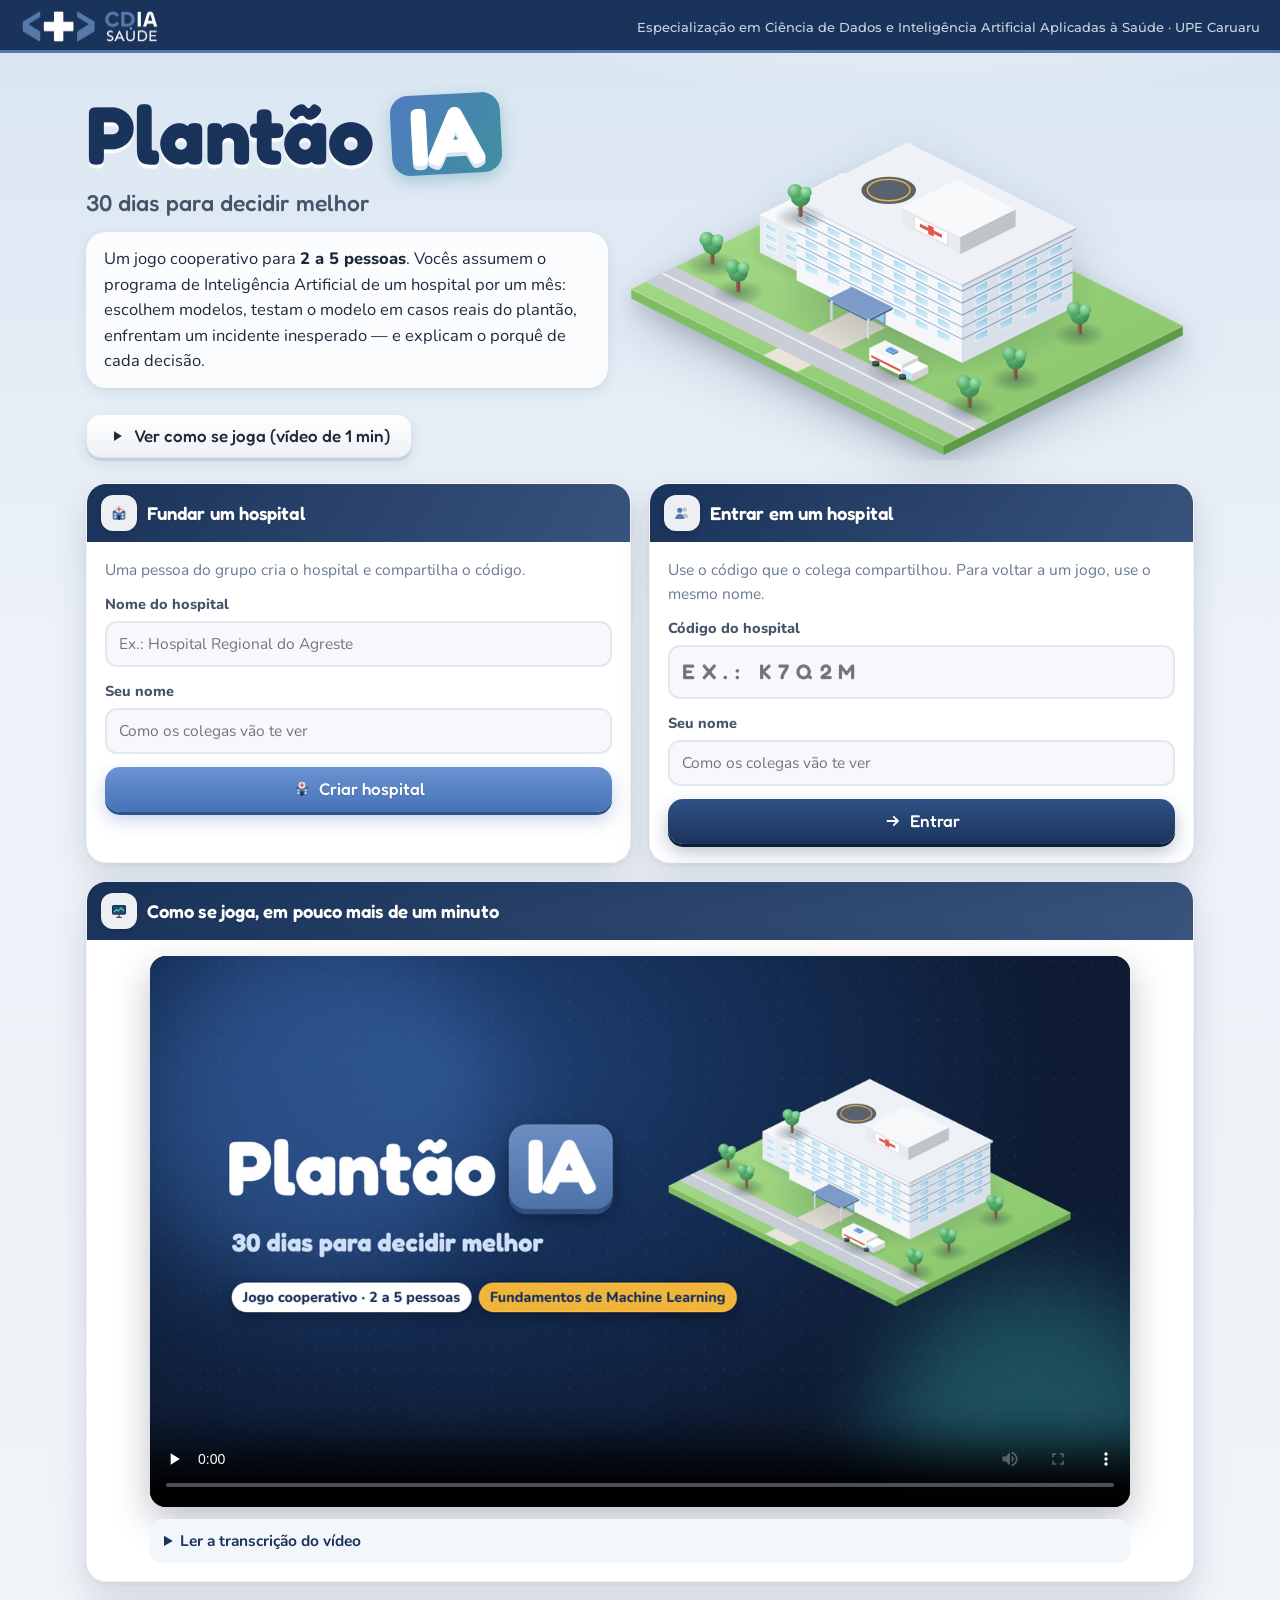
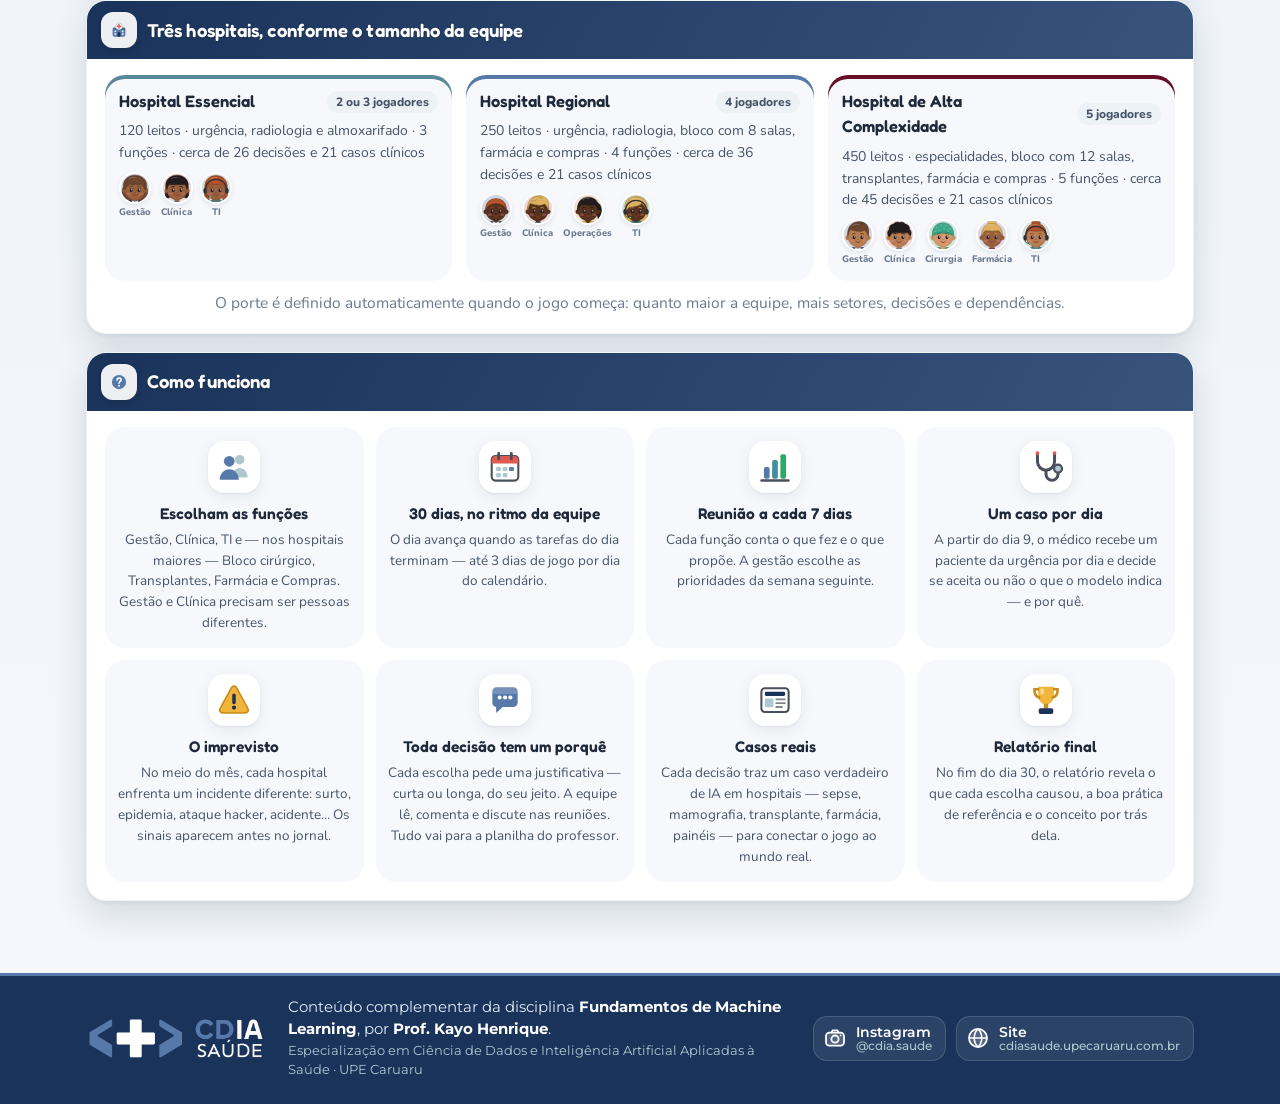
<file: index.html>
<!doctype html>
<html lang="pt-BR">
<head>
  <meta charset="utf-8">
  <meta name="viewport" content="width=device-width, initial-scale=1">
  <title>Plantão IA — 30 dias para decidir melhor</title>
  <meta name="description" content="Jogo cooperativo de 2 a 5 pessoas sobre Inteligência Artificial e Ciência de Dados no hospital. Conteúdo complementar da disciplina Fundamentos de Machine Learning — CDIA.Saúde / UPE Caruaru.">
  <meta name="theme-color" content="#1A335B">
  <link rel="icon" href="img/favicon.ico" sizes="any">
  <link rel="icon" href="img/favicon.png" type="image/png">
  <link rel="apple-touch-icon" href="img/apple-touch-icon.png">
  <link rel="preconnect" href="https://fonts.googleapis.com">
  <link rel="preconnect" href="https://fonts.gstatic.com" crossorigin>
  <link href="https://fonts.googleapis.com/css2?family=Fredoka:wght@400;500;600;700&family=Nunito:ital,wght@0,400;0,600;0,700;0,800;1,400&family=Montserrat:wght@500;600;700;800&display=swap" rel="stylesheet">
  <link rel="stylesheet" href="css/style.css">
  <link rel="stylesheet" href="css/visual.css">
</head>
<body>
  <div id="app"><div class="carregando"><p>Carregando…</p></div></div>
  <div id="modal"></div>
  <div id="toasts" aria-live="polite"></div>
  <noscript><p style="padding:20px">Este jogo precisa de JavaScript ativado.</p></noscript>

  <script src="js/config.js"></script>
  <script src="js/conteudo/base.js"></script>
  <script src="js/conteudo/tarefas-gestao.js"></script>
  <script src="js/conteudo/tarefas-clinico.js"></script>
  <script src="js/conteudo/tarefas-ti.js"></script>
  <script src="js/conteudo/tarefas-operacoes.js"></script>
  <script src="js/conteudo/reunioes.js"></script>
  <script src="js/conteudo/eventos.js"></script>
  <script src="js/conteudo/casos.js"></script>
  <script src="js/conteudo/calendario.js"></script>
  <script src="js/conteudo/historias.js"></script>
  <script src="js/conteudo/glossario.js"></script>
  <script src="js/conteudo/conquistas.js"></script>
  <script src="js/engine.js"></script>
  <script src="js/api.js"></script>
  <script src="js/arte.js"></script>
  <script src="js/ui.js"></script>
  <script src="js/visual.js"></script>
  <script src="js/app.js"></script>
</body>
</html>
</file>
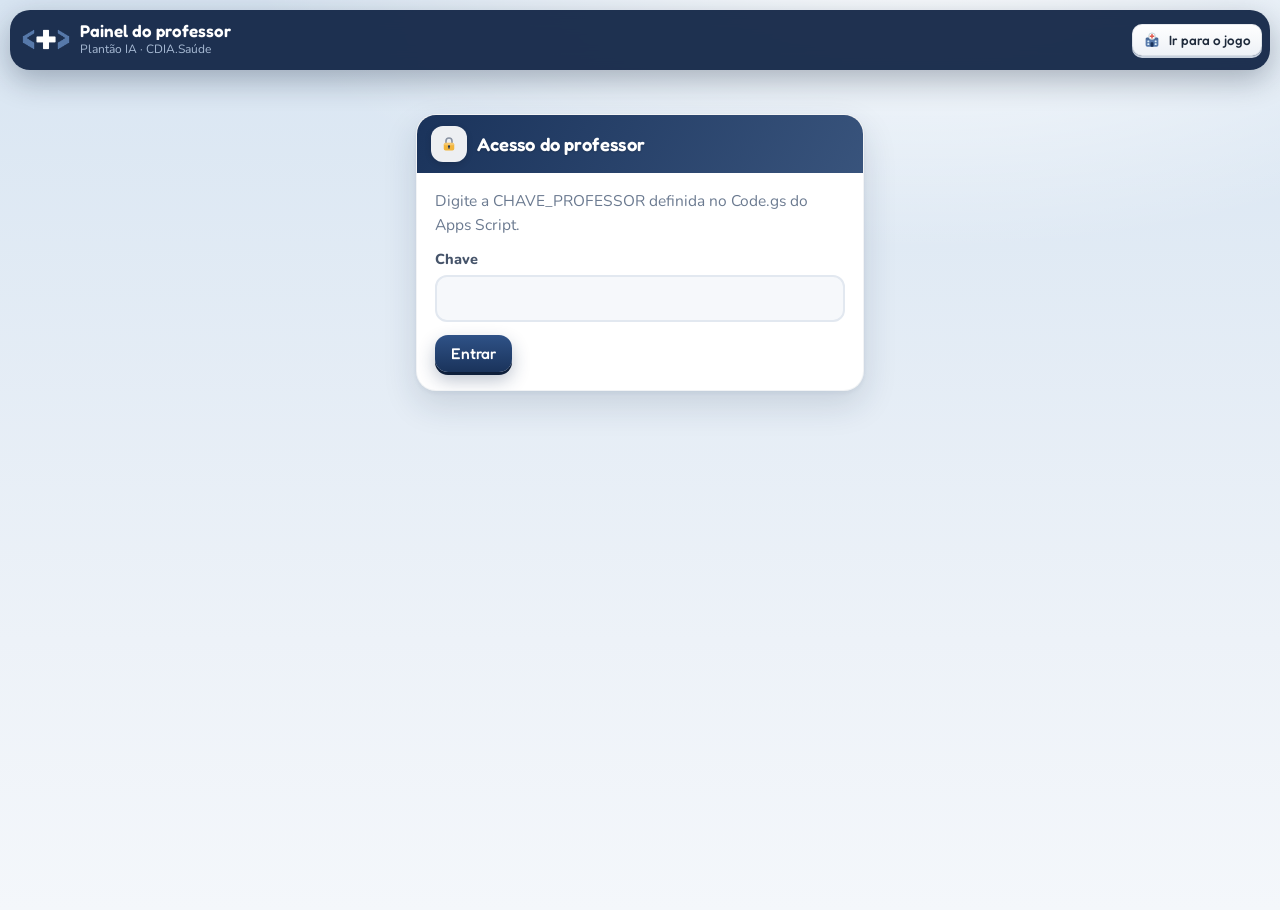
<file: professor.html>
<!doctype html>
<html lang="pt-BR">
<head>
  <meta charset="utf-8">
  <meta name="viewport" content="width=device-width, initial-scale=1">
  <title>Painel do professor — Plantão IA</title>
  <meta name="robots" content="noindex">
  <meta name="theme-color" content="#1A335B">
  <link rel="icon" href="img/favicon.ico" sizes="any">
  <link rel="icon" href="img/favicon.png" type="image/png">
  <link rel="apple-touch-icon" href="img/apple-touch-icon.png">
  <link rel="preconnect" href="https://fonts.googleapis.com">
  <link rel="preconnect" href="https://fonts.gstatic.com" crossorigin>
  <link href="https://fonts.googleapis.com/css2?family=Fredoka:wght@400;500;600;700&family=Nunito:ital,wght@0,400;0,600;0,700;0,800;1,400&family=Montserrat:wght@500;600;700;800&display=swap" rel="stylesheet">
  <link rel="stylesheet" href="css/style.css">
  <link rel="stylesheet" href="css/visual.css">
</head>
<body class="pagina-prof">
  <div id="app"><div class="carregando"><p>Carregando…</p></div></div>
  <div id="modal"></div>
  <div id="toasts" aria-live="polite"></div>
  <script src="js/config.js"></script>
  <script src="js/conteudo/base.js"></script>
  <script src="js/conteudo/tarefas-gestao.js"></script>
  <script src="js/conteudo/tarefas-clinico.js"></script>
  <script src="js/conteudo/tarefas-ti.js"></script>
  <script src="js/conteudo/tarefas-operacoes.js"></script>
  <script src="js/conteudo/reunioes.js"></script>
  <script src="js/conteudo/eventos.js"></script>
  <script src="js/conteudo/casos.js"></script>
  <script src="js/conteudo/calendario.js"></script>
  <script src="js/conteudo/historias.js"></script>
  <script src="js/conteudo/glossario.js"></script>
  <script src="js/conteudo/conquistas.js"></script>
  <script src="js/engine.js"></script>
  <script src="js/api.js"></script>
  <script src="js/arte.js"></script>
  <script src="js/ui.js"></script>
  <script src="js/professor.js"></script>
</body>
</html>
</file>
<file: css/style.css>
/* ==========================================================================
   PLANTÃO IA — base, painéis, HUD, dock e telas
   Visual de jogo atual: cantos arredondados, sombras suaves, botões com
   volume, tipografia arredondada (Fredoka + Nunito) e a paleta CDIA.Saúde.
   ========================================================================== */
:root {
  /* paleta CDIA.Saúde */
  --cdia-navy: #1A335B; --cdia-azul: #5779AA; --cdia-teal: #588999; --cdia-teal2: #AFC7CE; --cdia-vinho: #660E25; --cdia-rosa: #BA758B;
  --painel: #FFFFFF; --painel2: #F6F8FB; --painel3: #EDF2F7;
  --tinta: #1E2A3B; --tinta2: #46546A; --suave: #6B7A90; --linha: #E2E8F0; --linha2: #CBD5E1;
  --verde: #2FA866; --verde2: #1F8A50; --azul: #4F7BC0; --azul2: #2F5A9C; --navy: #1A335B; --navy2: #12264A;
  --vermelho: #E05A4F; --vermelho2: #B8372D; --amarelo: #F6B93B; --amarelo2: #D38D14;
  --ok: #1F8A50; --risco: #C0392B; --medio: #B7791F;
  --hud-bg: rgba(18, 37, 70, .94); --hud-chip: rgba(255, 255, 255, .08); --hud-chip2: rgba(255, 255, 255, .14); --hud-suave: #A9BCD6;
  --titulo: 'Fredoka', 'Nunito', system-ui, sans-serif;
  --texto: 'Nunito', 'Segoe UI', system-ui, sans-serif;
  --inst: 'Montserrat', 'Nunito', system-ui, sans-serif;
  --r1: 10px; --r2: 14px; --r3: 20px;
  --s1: 0 1px 2px rgba(20, 40, 70, .06), 0 4px 14px rgba(20, 40, 70, .08);
  --s2: 0 2px 4px rgba(20, 40, 70, .05), 0 14px 34px rgba(20, 40, 70, .14);
  --s3: 0 24px 64px rgba(10, 25, 50, .32);
  --hud-h: 80px; --dock-h: 88px;
}
* { box-sizing: border-box; }
html { -webkit-text-size-adjust: 100%; scroll-behavior: smooth; }
body {
  margin: 0; min-height: 100vh; font: 15.5px/1.55 var(--texto); color: var(--tinta);
  background: radial-gradient(1100px 520px at 72% -8%, #FFFFFF 0%, rgba(255, 255, 255, 0) 62%), linear-gradient(180deg, #D8E5F2 0%, #EDF2F8 640px, #F4F7FB 100%);
}
body.em-jogo { overflow: hidden; }
body.com-modal { overflow: hidden; }
h1, h2, h3, h4 { font-family: var(--titulo); font-weight: 600; line-height: 1.2; margin: 0 0 .4em; letter-spacing: .005em; }
p { margin: 0 0 .7em; }
a { color: var(--azul2); }
button { font: inherit; color: inherit; }
img, svg { max-width: 100%; }
b, strong { font-weight: 800; }
.ic-v, .av-svg, .av-rosto, .av-mini { flex: none; display: inline-block; vertical-align: middle; }
.av-rosto { border-radius: 50%; box-shadow: 0 0 0 2px #fff, 0 2px 6px rgba(20, 40, 70, .18); }
.ic { flex: none; vertical-align: -.22em; }
.suave { color: var(--suave); }
.centro { text-align: center; }
.kicker { font-family: var(--texto); font-weight: 800; font-size: 12px; letter-spacing: .1em; text-transform: uppercase; color: var(--suave); margin: 0 0 4px; }
small { font-size: .86em; }
.link { background: none; border: 0; padding: 0; color: var(--azul2); text-decoration: underline; text-underline-offset: 2px; cursor: pointer; font: inherit; text-align: left; }
.vazio { color: var(--suave); text-align: center; padding: 20px; background: var(--painel2); border: 2px dashed var(--linha2); border-radius: var(--r2); }
.dica { display: flex; gap: 10px; align-items: flex-start; font-size: 14px; color: var(--tinta2); background: #FFF7E3; border-radius: var(--r2); padding: 10px 12px; margin: 14px 0 0; }
.aviso { display: flex; gap: 10px; align-items: flex-start; background: #EAF2FC; border-radius: var(--r2); padding: 11px 13px; margin: 12px 0; }
.aviso.alerta { background: #FDECEA; }
.erro-form { color: var(--risco); font-weight: 800; min-height: 1.2em; margin: 6px 0; }
.erro-form:empty { min-height: 0; margin: 0; }
.nota { background: #EAF2FC; border-left: 4px solid var(--azul); padding: 7px 11px; border-radius: 8px; font-size: 14px; }
.nota.bom { background: #E8F6EE; border-color: var(--verde); }
.nota.alerta { background: #FDECEA; border-color: var(--vermelho); }
.destaque { background: #FFF7E3; border-radius: var(--r1); padding: 9px 12px; }
.destaque.alerta { background: #FDECEA; }
.fio { font-style: italic; color: var(--tinta2); }

/* ---------------- painéis (janelas) ---------------- */
.janela {
  background: var(--painel); border-radius: var(--r3); overflow: hidden; margin-bottom: 18px;
  box-shadow: var(--s2); border: 1px solid rgba(26, 51, 91, .06);
}
.janela-barra {
  display: flex; align-items: center; gap: 10px; padding: 11px 12px 11px 14px; color: #fff;
  background: var(--jc, var(--navy));
  background: linear-gradient(120deg, var(--jc, var(--navy)) 0%, color-mix(in srgb, var(--jc, var(--navy)) 74%, #8FB0DA) 100%);
}
.janela-barra h2 { flex: 1; margin: 0; font-size: 18.5px; font-weight: 600; display: flex; align-items: center; gap: 8px; min-width: 0; text-shadow: 0 1px 2px rgba(0, 0, 0, .18); }
.janela-ic { width: 36px; height: 36px; display: grid; place-items: center; flex: none; background: rgba(255, 255, 255, .92); border-radius: 12px; box-shadow: 0 2px 6px rgba(0, 0, 0, .15); }
.janela-x {
  width: 34px; height: 34px; display: grid; place-items: center; cursor: pointer; flex: none; color: #fff;
  border: 0; border-radius: 11px; background: rgba(255, 255, 255, .16); transition: background .15s, transform .1s;
}
.janela-x:hover { background: var(--vermelho); }
.janela-x.minimizar { font-family: var(--titulo); font-size: 22px; line-height: 1; }
.janela-x.minimizar:hover { background: rgba(255, 255, 255, .3); }
.janela-x:active { transform: scale(.94); }
.janela-corpo { padding: 16px 18px 18px; }
.janela-corpo > :last-child { margin-bottom: 0; }

/* ---------------- botões e campos ---------------- */
.btn {
  display: inline-flex; align-items: center; justify-content: center; gap: 8px; cursor: pointer; text-decoration: none;
  font-family: var(--titulo); font-weight: 500; font-size: 15.5px; line-height: 1.1; padding: 10px 16px; color: var(--tinta);
  border: 0; border-radius: 13px; background: linear-gradient(180deg, #FFFFFF, #EDF1F6);
  box-shadow: inset 0 0 0 1px rgba(26, 51, 91, .1), 0 3px 0 #C7D1DE, 0 6px 14px rgba(20, 40, 70, .1);
  position: relative; top: 0; transition: top .06s, box-shadow .06s, filter .15s;
}
.btn:hover { filter: brightness(1.04); }
.btn:active { top: 2px; box-shadow: inset 0 0 0 1px rgba(26, 51, 91, .1), 0 1px 0 #C7D1DE, 0 3px 8px rgba(20, 40, 70, .1); }
.btn.verde { color: #fff; background: linear-gradient(180deg, #46CF85, #2AA563); box-shadow: 0 3px 0 #1C7A47, 0 8px 18px rgba(47, 168, 102, .32); text-shadow: 0 1px 1px rgba(0, 0, 0, .15); }
.btn.verde:active { box-shadow: 0 1px 0 #1C7A47, 0 4px 10px rgba(47, 168, 102, .3); }
.btn.azul { color: #fff; background: linear-gradient(180deg, #6C93D2, #4672B8); box-shadow: 0 3px 0 #2E528C, 0 8px 18px rgba(70, 114, 184, .3); text-shadow: 0 1px 1px rgba(0, 0, 0, .15); }
.btn.azul:active { box-shadow: 0 1px 0 #2E528C, 0 4px 10px rgba(70, 114, 184, .3); }
.btn.navy { color: #fff; background: linear-gradient(180deg, #2F5287, #1A335B); box-shadow: 0 3px 0 #0E1F3B, 0 8px 18px rgba(26, 51, 91, .3); }
.btn.navy:active { box-shadow: 0 1px 0 #0E1F3B, 0 4px 10px rgba(26, 51, 91, .3); }
.btn.vermelho { color: #fff; background: linear-gradient(180deg, #F0766B, #D4483D); box-shadow: 0 3px 0 #A6332A, 0 8px 18px rgba(224, 90, 79, .3); }
.btn.vermelho:active { box-shadow: 0 1px 0 #A6332A, 0 4px 10px rgba(224, 90, 79, .3); }
.btn.grande { font-size: 17px; padding: 13px 22px; border-radius: 15px; }
.btn.mini { font-size: 13.5px; padding: 7px 11px; border-radius: 10px; box-shadow: inset 0 0 0 1px rgba(26, 51, 91, .1), 0 2px 0 #C7D1DE; }
.btn.mini.verde { box-shadow: 0 2px 0 #1C7A47; }
.btn:disabled { cursor: not-allowed; filter: grayscale(.85); opacity: .55; top: 0; }
.btn.pulsa { animation: pulsaBtn 2s ease-in-out infinite; }
@keyframes pulsaBtn { 50% { box-shadow: 0 3px 0 #1C7A47, 0 8px 18px rgba(47, 168, 102, .32), 0 0 0 8px rgba(47, 168, 102, .18); } }
.btn-x { width: 28px; height: 28px; border: 0; border-radius: 9px; background: #FCE3E0; color: var(--vermelho2); display: grid; place-items: center; cursor: pointer; flex: none; }
.btn-x:hover { background: var(--vermelho); color: #fff; }
.giro { width: 15px; height: 15px; border: 3px solid rgba(0, 0, 0, .15); border-top-color: currentColor; border-radius: 50%; animation: gira .7s linear infinite; display: inline-block; }
@keyframes gira { to { transform: rotate(360deg); } }
label { display: block; font-family: var(--texto); font-weight: 800; font-size: 14.5px; margin: 0 0 13px; color: var(--tinta2); }
input, select, textarea {
  width: 100%; font: 15.5px/1.45 var(--texto); color: var(--tinta); background: var(--painel2); margin-top: 5px;
  border: 2px solid var(--linha); border-radius: 12px; padding: 10px 12px; transition: border-color .15s, box-shadow .15s, background .15s;
}
input:focus, select:focus, textarea:focus { outline: none; border-color: #8FB0E0; background: #fff; box-shadow: 0 0 0 4px rgba(79, 123, 192, .18); }
textarea { resize: vertical; min-height: 46px; }
.codigo-input { text-transform: uppercase; letter-spacing: .32em; font-family: var(--titulo); font-weight: 600; font-size: 21px; }
select { width: auto; margin: 0; padding: 7px 11px; }
.pill {
  display: inline-flex; align-items: center; gap: 4px; font-family: var(--texto); font-weight: 800; font-size: 12px; line-height: 1;
  padding: 5px 9px; border-radius: 999px; background: var(--painel3); color: var(--tinta2); white-space: nowrap;
}
.pill.vez { background: var(--amarelo); color: #4A3000; }
.pill.pendente { background: #DCE9FA; color: #2A4E86; }
.pill.espera { background: #F4ECDB; color: #6D5420; }
.pill.feito { background: #D5F1E1; color: #17663B; }
.pill.futura { background: var(--painel3); color: var(--suave); }
.pill.crise { background: var(--vermelho); color: #fff; }
.chip-papel {
  display: inline-flex; align-items: center; gap: 5px; font-family: var(--texto); font-weight: 800; font-size: 12px; line-height: 1;
  padding: 3px 9px 3px 3px; margin: 1px 4px 1px 0; border-radius: 999px; color: #fff; background: var(--c); white-space: nowrap;
}
.chip-ic { width: 19px; height: 19px; border-radius: 50%; background: #fff; display: grid; place-items: center; }
.chip-conceito {
  display: inline-flex; align-items: center; gap: 5px; font-family: var(--texto); font-weight: 800; font-size: 13px; cursor: pointer; color: #5C4300;
  padding: 5px 11px 5px 7px; border-radius: 999px; border: 0; background: #FFF1CC; margin: 2px 5px 2px 0; transition: background .15s, transform .1s;
}
.chip-conceito:hover { background: #FFE39A; transform: translateY(-1px); }
.contagem { display: inline-grid; place-items: center; min-width: 21px; height: 21px; padding: 0 6px; border-radius: 11px; background: var(--vermelho); color: #fff; font-family: var(--titulo); font-weight: 600; font-size: 12.5px; box-shadow: 0 0 0 2px #fff; }
.progresso { height: 10px; background: var(--painel3); border-radius: 999px; overflow: hidden; margin: 9px 0 5px; }
.progresso i { display: block; height: 100%; border-radius: 999px; background: linear-gradient(90deg, #46CF85, #2AA563); transition: width .6s; }
.delta { display: inline-flex; align-items: center; gap: 3px; font-family: var(--texto); font-weight: 800; font-size: 12px; padding: 3px 8px 3px 5px; margin: 2px 4px 2px 0; border-radius: 999px; }
.delta.pos { color: #17663B; background: #DDF4E6; }
.delta.neg { color: #962E25; background: #FCE5E2; }
.delta.neutro { color: var(--suave); background: var(--painel3); }
.badge-q { font-family: var(--texto); font-weight: 800; font-size: 12px; padding: 4px 10px; border-radius: 999px; white-space: nowrap; }
.badge-q.q2 { background: #D5F1E1; color: #17663B; }
.badge-q.q1 { background: #FFF0C7; color: #6B4A08; }
.badge-q.q0 { background: #FCE2DF; color: #8E2A22; }
.badge-q.qn { background: var(--painel3); color: var(--suave); }
.tbl-wrap { overflow-x: auto; margin: 8px 0 12px; border-radius: var(--r2); background: #fff; box-shadow: inset 0 0 0 1px var(--linha); }
.tbl { border-collapse: collapse; width: 100%; font-size: 14px; }
.tbl th { font-family: var(--texto); font-weight: 800; text-align: left; background: var(--painel2); color: var(--tinta2); padding: 9px 11px; border-bottom: 1px solid var(--linha); white-space: nowrap; }
.tbl td { padding: 8px 11px; border-bottom: 1px solid var(--linha); vertical-align: top; }
.tbl tr:last-child td { border-bottom: 0; }
.tbl td.pos { color: var(--ok); font-weight: 800; } .tbl td.neg { color: var(--risco); font-weight: 800; }
.citacao { margin: 10px 0; padding: 10px 14px; background: var(--painel2); border-left: 4px solid var(--azul); border-radius: 0 12px 12px 0; font-style: italic; }
.citacao span { display: block; font-style: normal; font-weight: 800; font-size: 13px; color: var(--suave); }

/* ---------------- banner, carregando, notificações ---------------- */
.banner-demo { display: flex; gap: 10px; align-items: flex-start; background: #FFF4CC; padding: 9px 16px; font-size: 14px; position: relative; z-index: 45; box-shadow: 0 1px 0 #EBD58A; }
body.em-jogo .banner-demo { display: none; }
.carregando { min-height: 100vh; display: grid; place-items: center; position: relative; overflow: hidden; }
.carregando-in { text-align: center; font-family: var(--titulo); font-size: 21px; color: var(--tinta); position: relative; }
.barra-carga { width: 220px; height: 12px; border-radius: 999px; background: #fff; overflow: hidden; margin: 10px auto; box-shadow: inset 0 0 0 1px var(--linha); }
.barra-carga i { display: block; height: 100%; width: 40%; border-radius: 999px; background: linear-gradient(90deg, #46CF85, #2AA563); animation: carga 1.2s ease-in-out infinite; }
@keyframes carga { 0% { margin-left: -40%; } 100% { margin-left: 100%; } }
#toasts { position: fixed; top: 90px; right: 16px; z-index: 120; display: flex; flex-direction: column; gap: 8px; max-width: min(390px, calc(100vw - 28px)); pointer-events: none; }
.toast {
  display: flex; gap: 10px; align-items: center; pointer-events: auto; font-size: 14px; color: #fff;
  background: var(--navy); border-radius: 16px; padding: 10px 14px 10px 10px; box-shadow: var(--s3); animation: entraToast .4s cubic-bezier(.2, .9, .3, 1.2);
}
.toast .av-rosto { box-shadow: 0 0 0 2px rgba(255, 255, 255, .7); }
.toast.ok { background: linear-gradient(120deg, #1F8A50, #2AA563); } .toast.erro { background: linear-gradient(120deg, #660E25, #9C2A45); } .toast.destaque { background: linear-gradient(120deg, #2F5A9C, #4F7BC0); }
.toast.sai { opacity: 0; transform: translateX(30px); transition: all .5s; }
@keyframes entraToast { from { opacity: 0; transform: translateX(40px) scale(.95); } }

/* ---------------- HUD ---------------- */
.hud {
  position: fixed; top: 10px; left: 10px; right: 10px; height: 60px; z-index: 40; color: #fff;
  display: flex; align-items: center; gap: 14px; padding: 0 8px 0 12px; border-radius: 20px;
  background: var(--hud-bg); box-shadow: 0 10px 30px rgba(10, 25, 50, .3); -webkit-backdrop-filter: blur(10px); backdrop-filter: blur(10px);
}
.hud.simples { position: sticky; top: 10px; margin: 10px; left: auto; right: auto; }
.hud-hotel { display: flex; align-items: center; gap: 10px; min-width: 0; flex: 0 1 auto; }
.hud-hotel > .ic-v { background: #fff; border-radius: 12px; padding: 4px; width: 38px; height: 38px; }
.hud-hotel img { flex: none; }
.hud-hotel b { display: block; font-family: var(--titulo); font-weight: 600; font-size: 17px; white-space: nowrap; overflow: hidden; text-overflow: ellipsis; max-width: 240px; line-height: 1.15; }
.hud-hotel small { display: block; font-size: 12px; color: var(--hud-suave); white-space: nowrap; }
.hud-cal { flex: none; width: 210px; margin-left: 4px; display: flex; flex-direction: column; gap: 4px; }
.hud-cal-top { display: flex; align-items: center; gap: 6px; }
.hud-cal-top b { font-family: var(--titulo); font-weight: 600; font-size: 15px; color: #fff; white-space: nowrap; }
.hud-cal small { color: var(--hud-suave); font-size: 11.5px; white-space: nowrap; overflow: hidden; text-overflow: ellipsis; line-height: 1.2; }
.hud-prog { position: relative; display: block; height: 8px; border-radius: 99px; background: var(--hud-chip2); overflow: visible; }
.hud-prog > b { display: block; height: 100%; border-radius: 99px; background: linear-gradient(90deg, #2AA563, #F6B93B); transition: width .6s; }
.hud-marca { position: absolute; top: -3px; width: 4px; height: 14px; margin-left: -2px; border-radius: 3px; background: rgba(255, 255, 255, .35); }
.hud-marca.ok { background: #fff; }
.hud-bolsa { display: flex; gap: 6px; margin-left: auto; flex: 0 1 auto; min-width: 0; }
.ind {
  position: relative; display: flex; align-items: center; gap: 6px; cursor: pointer; color: #fff; text-align: left; overflow: hidden;
  background: var(--hud-chip); border: 0; border-radius: 13px; padding: 5px 9px 8px 6px; font-family: var(--titulo); transition: background .15s;
}
.ind:hover { background: var(--hud-chip2); }
.ind .ic-v { background: rgba(255, 255, 255, .92); border-radius: 9px; padding: 2px; width: 24px; height: 24px; }
.ind-txt small { display: block; font-family: var(--texto); font-weight: 700; font-size: 10.5px; color: var(--hud-suave); line-height: 1.1; }
.ind-num { display: block; font-size: 15.5px; font-weight: 500; line-height: 1.15; white-space: nowrap; }
.ind em { font-style: normal; font-size: 9px; align-self: flex-start; }
.ind em.pos { color: #7BE3A6; } .ind em.neg { color: #FF9A90; }
.ind-barra { position: absolute; left: 8px; right: 8px; bottom: 3px; height: 3px; background: rgba(255, 255, 255, .12); border-radius: 2px; overflow: hidden; }
.ind-barra b { display: block; height: 100%; background: #46CF85; border-radius: 2px; transition: width .6s; }
.ind.medio .ind-barra b { background: var(--amarelo); } .ind.baixo .ind-barra b { background: #FF7A6E; }
.ind.baixo { background: rgba(224, 90, 79, .22); }
.ind.pisca-pos { animation: piscaPos 1s ease-out; } .ind.pisca-neg { animation: piscaNeg 1s ease-out; }
@keyframes piscaPos { 30% { background: rgba(47, 168, 102, .6); transform: scale(1.06); } }
@keyframes piscaNeg { 30% { background: rgba(224, 90, 79, .6); transform: scale(1.06); } }
.hud-eu { display: flex; align-items: center; gap: 9px; flex: none; background: var(--hud-chip); border: 0; border-radius: 15px; padding: 4px 10px 4px 4px; cursor: pointer; color: #fff; text-align: left; transition: background .15s; }
.hud-eu:hover { background: var(--hud-chip2); }
.hud-eu b { display: block; font-family: var(--titulo); font-weight: 500; font-size: 14.5px; line-height: 1.1; }
.hud-eu .chip-papel { font-size: 10.5px; }
.hud-eu .chip-ic { width: 16px; height: 16px; }
.hud-cracha { display: grid; place-items: center; width: 30px; height: 30px; border-radius: 10px; background: rgba(255, 255, 255, .92); }
.hud-acoes { margin-left: auto; display: flex; gap: 6px; }
.btn-hud { background: var(--hud-chip); border: 0; border-radius: 12px; padding: 7px; cursor: pointer; display: grid; place-items: center; color: #fff; }
.btn-hud:hover { background: var(--hud-chip2); }
.btn-hud .ic-v { background: rgba(255, 255, 255, .92); border-radius: 9px; padding: 2px; }
.offline { animation: pisca 1s steps(2) infinite; }
@keyframes pisca { 50% { opacity: .3; } }

/* ---------------- dock (barra de navegação flutuante) ---------------- */
.dock {
  position: fixed; left: 50%; transform: translateX(-50%); bottom: 10px; height: 68px; z-index: 40; max-width: calc(100vw - 20px);
  display: flex; align-items: center; gap: 2px; padding: 6px; overflow-x: auto; border-radius: 22px;
  background: var(--hud-bg); box-shadow: 0 12px 32px rgba(10, 25, 50, .32); -webkit-backdrop-filter: blur(10px); backdrop-filter: blur(10px);
}
.dock button {
  position: relative; display: flex; flex-direction: column; align-items: center; gap: 3px; min-width: 72px; padding: 6px 8px 5px; flex: none;
  background: none; border: 0; border-radius: 16px; color: #C9D6E8; cursor: pointer;
  font-family: var(--texto); font-weight: 800; font-size: 11.5px; white-space: nowrap; transition: background .15s, color .15s;
}
.dock button .ic-v { transition: transform .15s; }
.dock button:hover { background: var(--hud-chip2); color: #fff; }
.dock button:hover .ic-v { transform: translateY(-3px) scale(1.06); }
.dock button.ativa { background: #fff; color: var(--navy); box-shadow: 0 4px 12px rgba(0, 0, 0, .2); }
.dock .contagem { position: absolute; top: 0; right: 10px; }
.dock-sep { width: 1px; height: 38px; background: rgba(255, 255, 255, .16); margin: 0 6px; flex: none; }

/* ---------------- palco do jogo ---------------- */
.palco {
  position: fixed; top: var(--hud-h); bottom: var(--dock-h); left: 0; right: 0; overflow: auto;
  display: grid; grid-template-columns: 330px minmax(0, 1fr); gap: 16px; padding: 6px 16px 14px; align-items: start;
}
.painel-hoje { position: sticky; top: 0; z-index: 4; }
.painel-hoje .janela { margin: 0; }
.painel-hoje.fechado .janela-corpo { display: none; }
.hoje-dia { display: flex; gap: 12px; align-items: center; }
.hoje-dia b { font-family: var(--titulo); font-weight: 600; font-size: 17.5px; display: block; line-height: 1.15; }
.hoje-dia small { color: var(--suave); }
.hoje-dia.fim { margin-bottom: 10px; }
.hoje-num {
  flex: none; width: 58px; height: 62px; display: grid; place-items: center; align-content: center; font-family: var(--titulo); font-weight: 600; font-size: 30px; line-height: 1;
  background: linear-gradient(180deg, #FFD36E, #F6B93B); color: #3A2500; border-radius: 16px; box-shadow: 0 3px 0 #D38D14, 0 6px 14px rgba(246, 185, 59, .35);
}
.hoje-num small { font-size: 11px; font-weight: 600; color: #6A4A0C; }
.hoje-sub { display: flex; gap: 7px; align-items: center; font-family: var(--titulo); font-weight: 600; font-size: 15.5px; margin: 14px 0 7px; }
.hoje-lista { display: flex; flex-direction: column; gap: 7px; }
.hoje-item {
  display: flex; gap: 10px; align-items: center; text-align: left; cursor: pointer; padding: 9px 11px; font-size: 14px; line-height: 1.25;
  background: #fff; border: 0; border-radius: 14px; box-shadow: inset 4px 0 0 var(--c), inset 0 0 0 1px var(--linha), var(--s1); transition: transform .12s, box-shadow .12s;
}
.hoje-item .ic-v { background: color-mix(in srgb, var(--c) 14%, #fff); border-radius: 10px; padding: 3px; width: 32px; height: 32px; }
.hoje-item:hover { transform: translateY(-2px); }
.hoje-item small { display: block; font-weight: 800; color: var(--suave); font-size: 11.5px; text-transform: uppercase; letter-spacing: .04em; }
.hoje-item.vez { animation: chama 2.4s ease-in-out infinite; }
@keyframes chama { 50% { box-shadow: inset 4px 0 0 var(--c), inset 0 0 0 1px var(--linha), var(--s1), 0 0 0 4px rgba(246, 185, 59, .45); } }
.hoje-espera { display: flex; flex-wrap: wrap; gap: 7px; }
.esp-item { display: flex; align-items: center; gap: 7px; background: var(--painel2); border-radius: 999px; padding: 3px 11px 3px 3px; }
.esp-item b { display: block; font-size: 13px; line-height: 1.1; } .esp-item small { color: var(--suave); }
.painel-hoje .btn.grande { width: 100%; margin-top: 14px; }
.palco-mapa { min-width: 0; background: radial-gradient(circle at 50% 28%, #FFFFFF 0%, #EDF3F9 55%, #DFE8F2 100%); border-radius: 26px; padding: 10px 10px 12px; box-shadow: inset 0 0 0 1px rgba(26, 51, 91, .06), var(--s1); }
.mapa-ferramentas { display: flex; align-items: center; gap: 6px; margin: 2px 4px 4px; flex-wrap: wrap; }
.mapa-ferramentas .btn.mini { width: 34px; height: 34px; padding: 0; font-size: 18px; }
.legenda { font-size: 13px; color: var(--tinta2); display: inline-flex; align-items: center; gap: 4px; flex-wrap: wrap; margin-left: 8px; }
.lg { display: inline-grid; place-items: center; width: 22px; height: 22px; border-radius: 50%; font-style: normal; font-family: var(--titulo); font-weight: 600; font-size: 12px; margin-left: 8px; box-shadow: var(--s1); }
.lg.vez { background: var(--amarelo); color: #3A2500; } .lg.pendente { background: #fff; } .lg.feito { background: var(--verde); color: #fff; }
.salas-lista { display: grid; grid-template-columns: repeat(auto-fill, minmax(250px, 1fr)); gap: 9px; margin-top: 12px; }
.sala-card {
  display: flex; align-items: center; gap: 10px; text-align: left; cursor: pointer; padding: 9px 11px; flex-wrap: wrap;
  background: #fff; border: 0; border-radius: 15px; box-shadow: inset 4px 0 0 var(--c), var(--s1); transition: transform .12s;
}
.sala-card > .ic-v { background: color-mix(in srgb, var(--c) 14%, #fff); border-radius: 11px; padding: 4px; width: 34px; height: 34px; }
.sala-card:hover { transform: translateY(-2px); }
.sala-card-txt { flex: 1; min-width: 120px; }
.sala-card .pill { margin-left: auto; }
.sala-card-txt b { display: block; font-family: var(--titulo); font-weight: 600; font-size: 14.5px; line-height: 1.15; }
.sala-card-txt small { display: block; color: var(--suave); font-size: 12.5px; white-space: nowrap; overflow: hidden; text-overflow: ellipsis; }

/* janela de aba sobre o mapa */
.aba-camada { position: fixed; top: var(--hud-h); bottom: var(--dock-h); left: 0; right: 0; z-index: 30; display: flex; justify-content: center; align-items: flex-start; padding: 6px 16px 14px; background: rgba(18, 37, 70, .28); -webkit-backdrop-filter: blur(3px); backdrop-filter: blur(3px); }
.jan-aba { width: min(1080px, 100%); max-height: 100%; display: flex; flex-direction: column; margin: 0; box-shadow: var(--s3); }
.jan-aba.anim { animation: abreJanela .26s cubic-bezier(.2, .9, .3, 1.15); }
.jan-aba .janela-corpo { overflow: auto; }
@keyframes abreJanela { from { opacity: 0; transform: translateY(16px) scale(.97); } }

/* ---------------- tela inicial ---------------- */
.home { max-width: 1140px; margin: 0 auto; padding: 0 16px 40px; }
.hotel-vista { position: relative; display: grid; grid-template-columns: 1fr 1.1fr; align-items: center; gap: 12px; min-height: 430px; padding: 28px 0 12px; }
.hv-texto { position: relative; z-index: 2; }
.logo { font-family: var(--titulo); font-weight: 700; font-size: clamp(48px, 7.4vw, 82px); color: var(--navy); margin: 0; line-height: .98; letter-spacing: -.01em; text-shadow: 0 4px 0 rgba(255, 255, 255, .8); }
.logo span { color: #fff; background: linear-gradient(120deg, #4F7BC0, #3F8F9E); padding: 0 .22em; border-radius: .22em; box-shadow: 0 6px 16px rgba(63, 143, 158, .35); display: inline-block; transform: rotate(-3deg); }
.hv-sub { font-family: var(--titulo); font-weight: 500; font-size: 23px; color: var(--tinta2); margin: 10px 0 12px; }
.hv-txt { font-size: 16.5px; max-width: 530px; background: rgba(255, 255, 255, .85); border-radius: var(--r3); padding: 14px 18px; box-shadow: var(--s1); }
.hv-cont { display: block; margin-top: 6px; color: var(--tinta2); }
.hv-video { margin-top: 14px; }
.hv-video svg { flex: none; }
.video-apres { max-width: 980px; margin: 0 auto; }
.video-apres video { display: block; width: 100%; aspect-ratio: 16 / 9; border-radius: 16px; background: #0E1B33; box-shadow: 0 14px 36px rgba(14, 27, 51, .28); }
.transcricao { margin-top: 12px; padding: 10px 14px; border-radius: 12px; background: var(--fundo2, #F3F6FB); }
.transcricao summary { cursor: pointer; font-weight: 700; color: var(--navy, #1A335B); }
.transcricao p { margin-top: 8px; line-height: 1.55; }
.hv-predio { position: relative; z-index: 1; }
.predio-iso { width: 100%; height: auto; display: block; filter: drop-shadow(0 18px 24px rgba(20, 40, 70, .18)); }
.home-janelas { display: grid; grid-template-columns: 1fr 1fr; gap: 18px; }
.jan-form form .btn { width: 100%; }
.portes { display: grid; grid-template-columns: repeat(3, 1fr); gap: 14px; margin-bottom: 10px; }
.porte-card { background: var(--painel2); border-radius: var(--r3); padding: 14px; box-shadow: inset 0 4px 0 var(--pc, var(--cdia-azul)); }
.porte-card header { display: flex; justify-content: space-between; gap: 8px; align-items: center; margin-bottom: 6px; }
.porte-card header b { font-family: var(--titulo); font-weight: 600; font-size: 16.5px; }
.porte-card p { font-size: 14px; color: var(--tinta2); }
.porte-essencial { --pc: var(--cdia-teal); } .porte-regional { --pc: var(--cdia-azul); } .porte-alta { --pc: var(--cdia-vinho); }
.porte-funcoes { display: flex; gap: 10px; flex-wrap: wrap; }
.porte-av { display: flex; flex-direction: column; align-items: center; gap: 3px; font-weight: 800; font-size: 11px; color: var(--suave); }
.como-grid { display: grid; grid-template-columns: repeat(4, 1fr); gap: 12px; }
.passo { background: var(--painel2); border-radius: var(--r3); padding: 14px 12px; text-align: center; }
.passo .ic-v { background: #fff; border-radius: 16px; padding: 7px; width: 52px; height: 52px; box-shadow: var(--s1); }
.passo b { display: block; font-family: var(--titulo); font-weight: 600; font-size: 15.5px; margin: 9px 0 4px; }
.passo p { font-size: 13.5px; color: var(--tinta2); margin: 0; }

/* ---------------- identidade CDIA.Saúde (tela inicial) ---------------- */
.cdia-barra { display: flex; align-items: center; gap: 14px; padding: 9px 20px; background: var(--cdia-navy); color: #DCE6F2; font-family: var(--inst); font-size: 13px; font-weight: 500; box-shadow: inset 0 -3px 0 var(--cdia-azul); }
.cdia-barra span { flex: 1; text-align: right; opacity: .9; }
.cdia-logo { display: inline-flex; flex: none; }
.cdia-logo img { display: block; height: auto; }
.cdia-barra .cdia-logo img { width: 140px; }
.rodape-cdia { background: var(--cdia-navy); color: #E3EBF5; font-family: var(--inst); margin-top: 14px; box-shadow: inset 0 3px 0 var(--cdia-azul); }
.rodape-in { max-width: 1140px; margin: 0 auto; padding: 24px 16px; display: flex; align-items: center; gap: 22px; flex-wrap: wrap; }
.rodape-in .cdia-logo img { width: 180px; }
.rodape-in p { flex: 1; min-width: 260px; margin: 0; font-size: 14.5px; line-height: 1.5; }
.rodape-in p b { color: #fff; font-weight: 700; }
.rodape-in p small { display: block; color: var(--cdia-teal2); font-size: 12.5px; margin-top: 2px; }
.rodape-links { display: flex; gap: 10px; flex-wrap: wrap; }
.rodape-links a { display: flex; align-items: center; gap: 9px; color: #fff; text-decoration: none; background: rgba(255, 255, 255, .08); border-radius: 14px; padding: 8px 14px 8px 10px; font-weight: 600; font-size: 14px; line-height: 1.15; transition: background .15s, transform .12s; box-shadow: inset 0 0 0 1px rgba(255, 255, 255, .14); }
.rodape-links a:hover { background: var(--cdia-azul); transform: translateY(-2px); }
.rodape-links small { display: block; font-weight: 500; font-size: 11.5px; color: var(--cdia-teal2); }
.rodape-links a:hover small { color: #fff; }

/* ---------------- sala de espera ---------------- */
.lobby { max-width: 1140px; margin: 0 auto; padding: 4px 16px 40px; }
.lobby-topo { display: grid; grid-template-columns: 1.2fr 1fr; gap: 18px; align-items: start; }
.lobby-cena { background: radial-gradient(circle at 50% 30%, #FFFFFF, #E2ECF5); border-radius: var(--r3); padding: 8px; }
.codigo-grande { font-family: var(--titulo); font-weight: 600; font-size: 46px; letter-spacing: .16em; line-height: 1; background: var(--painel2); color: var(--navy); border-radius: 16px; padding: 12px 16px; display: inline-block; box-shadow: inset 0 0 0 2px var(--linha); margin-bottom: 12px; }
.lobby-botoes { display: flex; gap: 8px; flex-wrap: wrap; margin-bottom: 14px; }
.porte-atual { background: var(--painel2); border-radius: var(--r2); padding: 12px 14px; margin-bottom: 14px; box-shadow: inset 4px 0 0 var(--pc, var(--cdia-azul)); }
.porte-atual b { display: block; font-family: var(--titulo); font-weight: 600; font-size: 19px; margin: 7px 0 2px; }
.porte-atual p { font-size: 14px; margin: 0 0 4px; }
.porte-atual small { color: var(--suave); }
.lista-jog { list-style: none; padding: 0; margin: 0; display: flex; flex-direction: column; gap: 7px; }
.lista-jog li { display: flex; align-items: center; gap: 7px; flex-wrap: wrap; background: var(--painel2); border-radius: 14px; padding: 5px 10px 5px 5px; }
.lista-jog li b { margin-right: 4px; }
.lista-jog li > .pill:last-child { margin-left: auto; }
.jan-chegada .janela-barra { --jc: #2F8F6F; }
.chegada { display: grid; grid-template-columns: 1.15fr 1fr; gap: 18px; align-items: center; }
.etapas { list-style: none; margin: 0; padding: 0; display: grid; grid-template-columns: repeat(4, 1fr); gap: 8px; position: relative; }
.etapas li { position: relative; display: flex; flex-direction: column; align-items: center; text-align: center; gap: 6px; padding: 10px 4px; border-radius: 16px; background: var(--painel2); color: var(--suave); }
.etapas li + li::before { content: ''; position: absolute; left: -9px; top: 32px; width: 10px; height: 3px; background: var(--linha2); border-radius: 2px; }
.etapa-ic { width: 46px; height: 46px; border-radius: 50%; display: grid; place-items: center; background: #fff; box-shadow: var(--s1); }
.etapas li small { display: block; font-weight: 800; font-size: 11.5px; text-transform: uppercase; letter-spacing: .05em; }
.etapas li b { display: block; font-size: 13.5px; color: var(--tinta2); line-height: 1.25; word-break: break-word; }
.etapas li.ok { background: #E3F6EB; color: #17663B; }
.etapas li.ok .etapa-ic { background: #2AA563; color: #fff; }
.etapas li.atual { background: #FFF5DC; color: #6D4C00; box-shadow: inset 0 0 0 2px var(--amarelo); }
.etapas li.atual .etapa-ic { animation: quicaEtapa 1.2s ease-in-out infinite; }
@keyframes quicaEtapa { 50% { transform: translateY(-4px); } }
.chegada-cta p { color: var(--tinta2); }
.chegada-cracha { display: flex; gap: 16px; align-items: center; }
.chegada-cracha b { font-family: var(--titulo); font-weight: 600; font-size: 18px; display: block; margin-bottom: 2px; }
.cracha-mini { border: 0; background: none; padding: 0; cursor: pointer; flex: none; transition: transform .2s; filter: drop-shadow(0 8px 14px rgba(20, 40, 70, .2)); }
.cracha-mini:hover { transform: rotate(-3deg) translateY(-3px); }
.cracha-mini svg { display: block; }
.papeis-grid { display: grid; grid-template-columns: repeat(auto-fill, minmax(320px, 1fr)); gap: 14px; }
.papel { display: flex; gap: 12px; background: var(--painel2); border-radius: var(--r3); padding: 12px; box-shadow: inset 0 4px 0 var(--c); }
.papel-av { flex: none; width: 96px; display: flex; align-items: flex-end; justify-content: center; background: radial-gradient(circle at 50% 70%, #fff, color-mix(in srgb, var(--c) 16%, #fff)); border-radius: 16px; padding: 6px 2px 0; align-self: flex-start; overflow: hidden; }
.papel:not(.ocupado) .papel-av .av-svg { opacity: .55; filter: grayscale(.6); }
.papel-txt { flex: 1; min-width: 0; }
.papel header { display: flex; gap: 9px; align-items: center; margin-bottom: 7px; }
.papel-ic { width: 38px; height: 38px; border-radius: 12px; display: grid; place-items: center; background: #fff; box-shadow: var(--s1); flex: none; }
.papel h3 { font-size: 16.5px; margin: 0; }
.papel .dono { font-weight: 800; font-size: 13px; color: var(--ok); }
.papel .livre { font-weight: 800; font-size: 13px; color: var(--medio); }
.papel p { font-size: 14px; }
.papel .conc { font-size: 13px; color: var(--suave); }
.papel details { font-size: 13.5px; margin-bottom: 8px; }
.papel summary { cursor: pointer; font-weight: 800; color: var(--azul2); }
.papel ol { padding-left: 18px; margin: 6px 0 0; }
.papel ol small { font-weight: 800; color: var(--suave); }
.papel-acoes { display: flex; gap: 6px; }
.papeis-grid.compacto { grid-template-columns: repeat(auto-fill, minmax(260px, 1fr)); }
.iniciar { display: flex; justify-content: space-between; align-items: center; gap: 14px; flex-wrap: wrap; }
.regras { list-style: none; padding: 0; margin: 0; display: flex; flex-direction: column; gap: 7px; }
.regras li { display: flex; align-items: center; gap: 9px; color: var(--suave); }
.regras li.ok { color: var(--ok); font-weight: 800; }

/* ---------------- abas: tarefas, mural, equipe, indicadores, casos, glossário ---------------- */
.titulo-sec { display: flex; gap: 9px; align-items: center; font-size: 18px; margin: 20px 0 10px; }
.titulo-sec:first-child { margin-top: 0; }
.dia-faixa { display: flex; gap: 14px; align-items: center; background: var(--painel2); border-radius: var(--r3); padding: 12px; margin-bottom: 10px; }
.dia-faixa b { font-family: var(--titulo); font-weight: 600; font-size: 18.5px; } .dia-faixa p { margin: 2px 0 0; color: var(--tinta2); font-size: 14px; }
.tarefas { display: flex; flex-direction: column; gap: 9px; }
.tarefa {
  display: flex; align-items: center; gap: 12px; text-align: left; cursor: pointer; padding: 11px 13px; width: 100%;
  background: #fff; border: 0; border-radius: 16px; box-shadow: inset 5px 0 0 var(--c), inset 0 0 0 1px var(--linha), var(--s1); transition: transform .12s;
}
.tarefa:hover { transform: translateY(-2px); }
.tarefa.vez { background: #FFF8E4; }
.tarefa.feito { opacity: .85; }
.tarefa-ic { flex: none; width: 44px; height: 44px; display: grid; place-items: center; background: color-mix(in srgb, var(--c) 13%, #fff); border-radius: 14px; }
.tarefa-txt { flex: 1; min-width: 0; }
.tarefa-txt small { display: block; font-size: 12.5px; color: var(--suave); font-weight: 700; }
.tarefa-txt b { display: block; font-size: 15px; line-height: 1.3; }
.estrutural { display: inline-flex; gap: 4px; align-items: center; font-style: normal; font-weight: 800; font-size: 12px; color: var(--medio); }
.tarefa-st { display: flex; flex-direction: column; align-items: flex-end; gap: 5px; flex: none; max-width: 40%; }
.tarefa-st .pill { white-space: normal; text-align: right; }
.tarefa-acao { font-family: var(--titulo); font-weight: 500; font-size: 13.5px; color: var(--azul2); display: inline-flex; gap: 4px; align-items: center; }
.linhas { list-style: none; padding: 0; margin: 0; display: flex; flex-direction: column; gap: 6px; }
.link-linha { display: flex; gap: 8px; align-items: center; flex-wrap: wrap; width: 100%; text-align: left; cursor: pointer; padding: 8px 11px; background: var(--painel2); border: 0; border-radius: 13px; font-size: 14px; transition: background .12s; }
.link-linha:hover { background: var(--painel3); }
.link-linha > span:not(.pill):not(.chip-papel):not(.escolha) { flex: 1; min-width: 160px; }
.escolha { color: var(--suave); font-size: 13px; flex-basis: 100%; padding-left: 4px; }
.dia-ant { background: var(--painel2); border-radius: var(--r2); padding: 8px 12px; margin-bottom: 9px; }
.dia-ant summary { cursor: pointer; font-family: var(--titulo); font-weight: 500; font-size: 15.5px; }
.dia-ant .linhas { margin-top: 8px; }
.dia-ant .link-linha { background: #fff; }
.mural-topo { display: flex; justify-content: space-between; gap: 12px; align-items: flex-start; flex-wrap: wrap; margin-bottom: 12px; }
.mural-topo p { flex: 1; min-width: 240px; margin: 0; }
.filtros { display: flex; gap: 7px; flex-wrap: wrap; }
.mural { display: flex; flex-direction: column; gap: 14px; }
.post { background: #fff; border-radius: var(--r3); padding: 12px 14px; box-shadow: inset 5px 0 0 var(--c), inset 0 0 0 1px var(--linha), var(--s1); }
.post header { display: flex; gap: 9px; align-items: center; margin-bottom: 7px; }
.post header small { display: block; color: var(--suave); }
.post-titulo { font-family: var(--titulo); font-weight: 600; font-size: 16.5px; display: flex; gap: 7px; align-items: center; margin: 0 0 5px; text-decoration: none; color: var(--tinta); }
.post-titulo.link:hover { text-decoration: underline; }
.post-escolha { display: flex; gap: 7px; align-items: flex-start; font-weight: 800; background: #E5F6EC; color: #17663B; border-radius: 12px; padding: 7px 10px; }
.post-just { position: relative; background: var(--painel2); border-radius: 14px; padding: 10px 13px; margin: 9px 0; }
.post-just p:last-child { margin: 0; }
.post-cons { font-size: 14px; color: var(--tinta2); }
.comentarios { border-top: 1px dashed var(--linha2); padding-top: 9px; margin-top: 9px; }
.coment { display: flex; gap: 9px; align-items: flex-start; margin-bottom: 7px; font-size: 14px; }
.coment p { margin: 0; }
.coment small { color: var(--suave); }
.coment-form { display: flex; gap: 7px; align-items: flex-end; }
.coment-form textarea { margin: 0; }
.quadro-equipe { display: flex; gap: 16px; flex-wrap: wrap; justify-content: center; background: radial-gradient(circle at 50% 0%, #FFFFFF, #E6EEF6); border-radius: var(--r3); padding: 18px 12px; margin-bottom: 10px; }
.membro { display: flex; flex-direction: column; align-items: center; gap: 7px; }
.membro > svg, .membro .cracha-mini svg { filter: drop-shadow(0 8px 14px rgba(20, 40, 70, .18)); }
.membro:nth-child(odd) > svg, .membro:nth-child(odd) .cracha-mini { transform: rotate(-1.6deg); }
.membro:nth-child(even) > svg, .membro:nth-child(even) .cracha-mini { transform: rotate(1.4deg); }
.cracha-vazio { width: 168px; height: 273px; border-radius: 16px; border: 2px dashed var(--linha2); background: rgba(255, 255, 255, .6); display: flex; flex-direction: column; align-items: center; justify-content: center; gap: 4px; text-align: center; }
.cracha-vazio .av-svg { opacity: .5; filter: grayscale(.7); }
.cracha-vazio small { color: var(--suave); }
.ponto { font-size: 12.5px; font-weight: 700; color: var(--suave); background: #fff; border-radius: 999px; padding: 3px 10px; box-shadow: var(--s1); }
.ponto.on { color: var(--ok); }
.ponto.on::before { content: ''; display: inline-block; width: 8px; height: 8px; border-radius: 50%; background: var(--verde); margin-right: 5px; box-shadow: 0 0 0 3px rgba(47, 168, 102, .2); }
.inds-grande { display: grid; grid-template-columns: repeat(auto-fill, minmax(300px, 1fr)); gap: 12px; }
.ind-card { display: flex; gap: 12px; align-items: flex-start; background: var(--painel2); border-radius: var(--r3); padding: 12px; }
.ind-card > .ic-v { background: #fff; border-radius: 14px; padding: 5px; width: 46px; height: 46px; box-shadow: var(--s1); }
.ind-card > div:nth-child(2) { flex: 1; }
.ind-card b { font-family: var(--titulo); font-weight: 600; font-size: 15.5px; }
.ind-card p { font-size: 13px; color: var(--suave); margin: 2px 0 0; }
.ind-card-v { text-align: right; flex: none; width: 120px; }
.ind-card-v span { display: block; font-family: var(--titulo); font-weight: 600; font-size: 23px; }
.ind-card-v small { display: block; font-size: 11.5px; font-weight: 700; }
.ind-card-v small.pos { color: var(--ok); } .ind-card-v small.neg { color: var(--risco); }
.spark { width: 120px; height: 32px; display: block; }
.linha-dia { margin-bottom: 14px; }
.linha-dia h4 { font-size: 15.5px; margin: 0 0 7px; }
.ev { display: flex; gap: 9px; align-items: flex-start; background: var(--painel2); border-radius: 13px; padding: 8px 11px; margin-bottom: 7px; font-size: 14px; box-shadow: inset 4px 0 0 #A9B4C3; }
.ev p { margin: 2px 0 4px; }
.ev-alerta { box-shadow: inset 4px 0 0 var(--vermelho); background: #FFF4F2; }
.ev-bom { box-shadow: inset 4px 0 0 var(--verde); background: #F1FAF4; }
.ev-info { box-shadow: inset 4px 0 0 var(--azul); }
.casos { display: grid; grid-template-columns: repeat(auto-fill, minmax(320px, 1fr)); gap: 14px; }
.caso-item header { display: flex; gap: 6px; align-items: center; flex-wrap: wrap; margin-bottom: 5px; font-size: 13.5px; }
.caso-item header small { font-weight: 800; color: var(--suave); }
.caso-real {
  background: #FFFBEF; border-radius: 16px; padding: 12px 14px; position: relative; box-shadow: inset 0 0 0 1px #F1E3BC, var(--s1);
}
.caso-real header { display: flex; gap: 7px; align-items: center; font-weight: 800; font-size: 11.5px; text-transform: uppercase; letter-spacing: .1em; color: #A13A2E; margin-bottom: 7px; }
.caso-real b { display: block; font-family: var(--titulo); font-weight: 600; font-size: 16.5px; line-height: 1.22; margin-bottom: 5px; }
.caso-real p { font-size: 14px; margin-bottom: 7px; }
.caso-real small { display: block; color: var(--suave); font-size: 12px; font-style: italic; }
.busca { display: flex; align-items: center; gap: 8px; margin-bottom: 14px; }
.busca input { margin: 0; }
.gl-grupo { margin-bottom: 16px; }
.gl-grupo h3 { font-size: 15.5px; background: var(--navy); color: #fff; border-radius: 999px; padding: 5px 14px; display: inline-block; }
.gl-item { background: var(--painel2); border-radius: 14px; padding: 9px 13px; margin-bottom: 7px; }
.gl-item b { font-family: var(--titulo); font-weight: 600; font-size: 15.5px; }
.gl-item p { margin: 2px 0; font-size: 14px; }
.gl-ex { color: var(--tinta2); font-size: 13.5px !important; display: flex; gap: 6px; align-items: flex-start; }
.bloqueado { text-align: center; padding: 24px; }
.rel-acoes { display: flex; justify-content: flex-end; gap: 8px; margin-bottom: 12px; }

/* ---------------- janelas modais ---------------- */
#modal.aberto { position: fixed; inset: 0; z-index: 60; display: flex; align-items: center; justify-content: center; padding: 18px; }
.modal-fundo { position: absolute; inset: 0; background: rgba(12, 24, 46, .5); -webkit-backdrop-filter: blur(4px); backdrop-filter: blur(4px); }
.modal-janela { position: relative; width: min(800px, 100%); max-height: calc(100vh - 36px); display: flex; flex-direction: column; margin: 0; box-shadow: var(--s3); }
.modal-janela.anim { animation: abreModal .3s cubic-bezier(.2, .9, .3, 1.15); }
@keyframes abreModal { from { opacity: 0; transform: translateY(18px) scale(.95); } }
.modal-janela.larga { width: min(1120px, 100%); }
.modal-janela .janela-corpo { overflow: auto; }
.modal-janela.crise.anim { animation: abreModal .3s ease-out, tremor .5s .3s 2; }
@keyframes tremor { 25% { transform: translateX(-5px); } 75% { transform: translateX(5px); } }
.m-cab { display: flex; gap: 14px; align-items: flex-end; padding-bottom: 10px; margin-bottom: 12px; border-bottom: 3px solid color-mix(in srgb, var(--c) 30%, #fff); }
.m-cab-av { flex: none; width: 70px; height: 80px; overflow: hidden; display: flex; justify-content: center; align-items: flex-start; background: radial-gradient(circle at 50% 70%, #fff, color-mix(in srgb, var(--c) 18%, #fff)); border-radius: 18px; }
.m-cab-av .av-svg { margin-top: 2px; }
.m-cab h2 { font-size: 23px; margin: 0 0 4px; }
.m-quem { margin: 0; font-size: 13.5px; }
.estrutural-banner { display: flex; gap: 9px; align-items: center; background: #FFF3D6; border-radius: 13px; padding: 8px 12px; font-weight: 800; font-size: 14px; color: #6B4A08; }
.m-contexto { margin: 12px 0; }
.m-contexto::after { content: ''; display: block; clear: both; }
.m-contexto .caso-real { float: right; width: 340px; margin: 0 0 12px 18px; }
.m-contexto ul { padding-left: 20px; }
.tabela-ref summary { cursor: pointer; font-weight: 800; color: var(--azul2); }
.pergunta { display: flex; gap: 10px; align-items: center; font-family: var(--titulo); font-weight: 600; font-size: 19.5px; background: linear-gradient(120deg, #EAF2FC, #F4F8FD); border-radius: 18px; padding: 11px 14px; margin: 16px 0 12px; clear: both; }
.pergunta small { font-family: var(--texto); font-weight: 700; font-size: 13px; color: var(--suave); }
.opcoes { display: flex; flex-direction: column; gap: 9px; }
.opcao { display: flex; gap: 12px; align-items: flex-start; cursor: pointer; margin: 0; font-family: var(--texto); font-weight: 600; color: var(--tinta); font-size: 15px; background: #fff; border-radius: 16px; padding: 12px 14px; box-shadow: inset 0 0 0 2px var(--linha), var(--s1); transition: box-shadow .15s, background .15s, transform .1s; }
.opcao:hover { box-shadow: inset 0 0 0 2px #B8CBE6, var(--s1); }
.opcao input { position: absolute; opacity: 0; width: 1px; height: 1px; }
.opcao-marca { flex: none; width: 24px; height: 24px; border-radius: 8px; background: #fff; box-shadow: inset 0 0 0 2px var(--linha2); margin-top: 1px; display: grid; place-items: center; transition: background .15s, box-shadow .15s; }
.opcao input[type=radio] + .opcao-marca { border-radius: 50%; }
.opcao input:checked + .opcao-marca { background: var(--verde); box-shadow: inset 0 0 0 5px #fff, 0 0 0 2px var(--verde); }
.opcao input:focus-visible + .opcao-marca { outline: 3px solid var(--amarelo); outline-offset: 2px; }
.opcao:has(input:checked) { background: #F0FAF4; box-shadow: inset 0 0 0 2px var(--verde), var(--s1); }
.opcao-txt b { display: block; font-weight: 700; line-height: 1.35; }
.opcao-txt small { display: block; color: var(--suave); font-weight: 600; font-size: 13.5px; margin-top: 2px; }
.custo { display: inline-flex; gap: 4px; align-items: center; font-style: normal; font-weight: 800; font-size: 13px; color: var(--medio); margin-top: 4px; }
.m-conceitos { display: flex; flex-wrap: wrap; align-items: center; gap: 2px; margin: 16px 0; font-size: 14px; }
.m-conceitos > span { font-weight: 800; color: var(--suave); margin-right: 5px; }
.lbl-just { display: flex; gap: 9px; align-items: center; font-family: var(--titulo); font-weight: 600; font-size: 18px; color: var(--tinta); margin: 16px 0 3px; }
.dica-just { font-size: 13.5px; color: var(--suave); margin-bottom: 4px; }
.contador { font-weight: 800; font-size: 12.5px; color: var(--suave); margin-top: 4px; }
.contador.ok { color: var(--ok); }
.m-acoes { display: flex; gap: 9px; justify-content: flex-end; flex-wrap: wrap; margin-top: 14px; }
.m-acoes.centro { justify-content: center; }
.m-sub { display: flex; gap: 9px; align-items: center; font-size: 18px; margin: 18px 0 9px; }
.resultado { background: #fff; border-radius: var(--r3); padding: 14px; margin: 14px 0; box-shadow: inset 0 0 0 1px var(--linha), var(--s1); }
.resultado.recem { animation: aparece .7s ease-out; }
@keyframes aparece { from { transform: scale(.96); box-shadow: 0 0 0 8px rgba(47, 168, 102, .45); } }
.res-top { display: flex; gap: 9px; align-items: center; margin-bottom: 7px; }
.res-top small { color: var(--suave); }
.res-escolha { display: flex; gap: 7px; align-items: flex-start; font-weight: 800; background: #E5F6EC; color: #17663B; border-radius: 12px; padding: 8px 11px; }
.res-just, .res-cons { margin-top: 9px; }
.res-just > span:first-child, .res-cons > span:first-child { display: block; font-weight: 800; font-size: 12.5px; text-transform: uppercase; letter-spacing: .05em; color: var(--suave); }
.falas { display: flex; flex-direction: column; gap: 12px; }
.fala { display: flex; gap: 12px; align-items: flex-start; }
.fala-av { flex: none; }
.fala-corpo { flex: 1; min-width: 0; background: #fff; border-radius: 18px; padding: 10px 14px; position: relative; box-shadow: inset 4px 0 0 var(--c), inset 0 0 0 1px var(--linha), var(--s1); }
.fala-top { display: flex; gap: 7px; align-items: center; flex-wrap: wrap; margin-bottom: 5px; }
.fala-top b { font-family: var(--titulo); font-weight: 600; }
.fala-top small { font-weight: 800; color: var(--medio); }
.fala-prompt { font-size: 14px; color: var(--tinta2); background: var(--painel2); border-radius: 12px; padding: 8px 10px; }
.fala-txt small { color: var(--suave); }
.fala.destaca .fala-corpo { animation: destaca 1.2s ease-out; }
@keyframes destaca { from { box-shadow: inset 4px 0 0 var(--c), 0 0 0 6px rgba(246, 185, 59, .7); } }
.jornal { background: #FFFDF6; border-radius: 18px; padding: 16px 18px; box-shadow: inset 0 0 0 1px #EFE5C8; }
.jornal-cab { text-align: center; border-bottom: 3px double #D8CBA4; margin-bottom: 12px; padding-bottom: 8px; }
.jornal-cab h2 { font-size: clamp(23px, 4vw, 33px); margin: 3px 0; color: var(--navy); }
.jornal-cab small { font-weight: 800; color: var(--suave); text-transform: uppercase; letter-spacing: .12em; }
.jornal-cab p { font-family: var(--titulo); font-weight: 500; margin: 0; color: var(--tinta2); }
.jornal-lead { font-size: 16.5px; font-weight: 700; }
.jornal h3 { font-size: 17.5px; border-bottom: 2px solid #EFE5C8; padding-bottom: 3px; margin-top: 16px; }
.intro { background: #fff; border-radius: 14px; padding: 12px 14px; margin-bottom: 12px; box-shadow: inset 0 0 0 1px var(--linha); }
.intro ul { padding-left: 20px; }
.noticias { display: flex; flex-direction: column; gap: 9px; }
.noticia { display: flex; gap: 11px; align-items: flex-start; background: #fff; border-radius: 14px; padding: 10px 12px; box-shadow: inset 4px 0 0 #A9B4C3, inset 0 0 0 1px var(--linha); }
.noticia b { font-family: var(--titulo); font-weight: 600; font-size: 16.5px; }
.noticia p { margin: 2px 0 4px; font-size: 14.5px; }
.noticia.ev-alerta { box-shadow: inset 4px 0 0 var(--vermelho), inset 0 0 0 1px var(--linha); } .noticia.ev-bom { box-shadow: inset 4px 0 0 var(--verde), inset 0 0 0 1px var(--linha); } .noticia.ev-info { box-shadow: inset 4px 0 0 var(--azul), inset 0 0 0 1px var(--linha); }
.hoje { list-style: none; padding: 0; margin: 0; display: flex; flex-direction: column; gap: 6px; }
.hoje li { display: flex; gap: 7px; align-items: center; flex-wrap: wrap; background: #fff; border-radius: 13px; padding: 5px 10px 5px 5px; font-size: 14px; box-shadow: inset 0 0 0 1px var(--linha); }
.hoje li > span:not(.chip-papel) { flex: 1; min-width: 150px; }
.hoje li.minha { background: #FFF6DA; box-shadow: inset 0 0 0 2px var(--amarelo); }
.hoje li em { font-style: normal; font-weight: 800; font-size: 12px; background: var(--amarelo); color: #3A2500; border-radius: 999px; padding: 2px 9px; }
.crise-faixa { display: flex; gap: 9px; align-items: center; justify-content: center; background: linear-gradient(120deg, #D4483D, #F0766B); color: #fff; font-family: var(--titulo); font-weight: 600; font-size: 19px; border-radius: 14px; padding: 8px; margin-bottom: 12px; animation: pisca 1s steps(2) 4; }
.sala-info { margin: 8px 0 4px; }
.sala-dono { display: flex; gap: 7px; align-items: center; margin-bottom: 5px; }
.funcao-topo { display: flex; gap: 16px; align-items: flex-start; border-bottom: 3px solid color-mix(in srgb, var(--c) 30%, #fff); padding-bottom: 12px; margin-bottom: 12px; }
.funcao-av { flex: none; width: 104px; display: flex; justify-content: center; background: radial-gradient(circle at 50% 70%, #fff, color-mix(in srgb, var(--c) 18%, #fff)); border-radius: 20px; padding: 6px 0 0; overflow: hidden; }
.funcao-topo h2 { font-size: 21px; }
.fim-modal { text-align: center; }
.termo h2 { font-size: 25px; }
.ajuda ol { list-style: none; padding: 0; display: flex; flex-direction: column; gap: 9px; }
.ajuda li { display: flex; gap: 12px; align-items: flex-start; background: var(--painel2); border-radius: 14px; padding: 10px 12px; }

/* ---------------- relatório ---------------- */
.rel-topo { display: flex; gap: 20px; align-items: center; flex-wrap: wrap; margin-bottom: 16px; }
.rel-indice { width: 176px; height: 176px; display: flex; flex-direction: column; align-items: center; justify-content: center; text-align: center; border-radius: 32px; background: #fff; box-shadow: var(--s2); margin: 0 auto; }
.rel-indice.q2 { background: linear-gradient(160deg, #E9F8EE, #C9EDD7); } .rel-indice.q1 { background: linear-gradient(160deg, #FFF8E2, #FCE8B0); } .rel-indice.q0 { background: linear-gradient(160deg, #FDEDEA, #F7CFCA); }
.rel-num { font-family: var(--titulo); font-weight: 700; font-size: 56px; line-height: 1; color: var(--navy); }
.rel-lbl { font-weight: 800; font-size: 12px; color: var(--tinta2); padding: 0 10px; }
.rel-resumo { flex: 1; min-width: 260px; }
.rel-porte { font-weight: 700; color: var(--suave); margin: 0; }
.rel-faixa { font-family: var(--titulo); font-weight: 600; font-size: 20px; color: var(--azul2); }
.rel-kpis { display: flex; gap: 10px; flex-wrap: wrap; }
.rel-kpis > div { background: var(--painel2); border-radius: 16px; padding: 8px 12px; display: flex; gap: 9px; align-items: center; }
.rel-kpis b { font-family: var(--titulo); font-weight: 600; font-size: 23px; }
.rel-kpis span { font-size: 13px; line-height: 1.25; }
.rel-kpis small { color: var(--suave); }
.rel-bloco { margin: 20px 0; }
.rel-bloco h3 { display: flex; gap: 9px; align-items: center; font-size: 19px; border-bottom: 2px solid var(--linha); padding-bottom: 6px; }
.rel-papeis { display: grid; grid-template-columns: repeat(auto-fill, minmax(250px, 1fr)); gap: 10px; }
.rel-papel { background: var(--painel2); border-radius: 16px; padding: 10px 12px; box-shadow: inset 0 4px 0 var(--c); }
.rel-papel-top { display: flex; gap: 9px; align-items: center; margin-bottom: 7px; }
.rel-papel-top b { display: block; font-family: var(--titulo); font-weight: 600; font-size: 14.5px; line-height: 1.2; }
.rel-papel-top small { color: var(--suave); }
.rel-barras { display: flex; gap: 4px; flex-wrap: wrap; margin-bottom: 5px; }
.rel-barras span { font-weight: 800; font-size: 11.5px; padding: 3px 8px; border-radius: 999px; }
.rel-barras .q2 { background: #D5F1E1; } .rel-barras .q1 { background: #FFF0C7; } .rel-barras .q0 { background: #FCE2DF; }
.rel-dia h4 { font-size: 17.5px; margin: 18px 0 9px; }
.rel-dia h4 small { font-family: var(--texto); color: var(--suave); font-size: 13px; }
.rel-eventos .ev { font-size: 13.5px; }
.rel-item { background: #fff; border-radius: 16px; padding: 11px 14px; margin-bottom: 9px; page-break-inside: avoid; box-shadow: inset 5px 0 0 var(--c, #5779AA), inset 0 0 0 1px var(--linha); }
.rel-item header { display: flex; gap: 8px; align-items: center; flex-wrap: wrap; margin-bottom: 7px; }
.rel-item header b { flex: 1; min-width: 200px; font-family: var(--titulo); font-weight: 600; font-size: 15.5px; }
.rel-item p { font-size: 14px; margin-bottom: 6px; }
.rel-item p > span, .rel-just > span { font-weight: 800; color: var(--suave); margin-right: 4px; }
.rel-just { background: var(--painel2); border-radius: 12px; padding: 8px 11px; margin-bottom: 7px; font-size: 14px; }
.rel-just > span { display: block; }
.rel-ref { background: #E5F6EC; border-radius: 12px; padding: 7px 10px; }
.rel-coment { background: #EAF2FC; border-radius: 12px; padding: 7px 10px; }
.rel-caso { background: #FFFBEF; border-radius: 12px; padding: 7px 10px; }
.rel-ra span { display: inline-block; font-weight: 800; font-size: 11px; background: var(--painel3); border-radius: 999px; padding: 2px 8px; margin-right: 4px; }
.rel-fala { margin-top: 7px; font-size: 14px; }
.rel-rodape { text-align: center; font-style: italic; color: var(--suave); margin-top: 22px; }
.conq-total { font-family: var(--titulo); font-weight: 500; }
.conquistas { display: grid; grid-template-columns: repeat(auto-fill, minmax(230px, 1fr)); gap: 9px; text-align: left; }
.conq { display: flex; gap: 10px; align-items: center; background: var(--painel2); border-radius: 16px; padding: 8px 10px; }
.conq-ic { width: 48px; height: 48px; flex: none; border-radius: 14px; display: grid; place-items: center; background: #fff; box-shadow: var(--s1); }
.conq b { display: block; font-family: var(--titulo); font-weight: 600; font-size: 14.5px; }
.conq small { display: block; font-size: 12.5px; color: var(--suave); line-height: 1.3; }
.conq.bloq { opacity: .55; }
.conq.bloq .conq-ic { filter: grayscale(1); }
.conq.ok { background: linear-gradient(120deg, #FFF8E2, #FFFDF5); box-shadow: inset 0 0 0 2px #F6D98A; }
.conquistas.animar .conq { animation: pula .5s both; }
@keyframes pula { from { opacity: 0; transform: scale(.6); } 70% { transform: scale(1.06); } }

/* ---------------- painel do professor ---------------- */
.prof { max-width: 1140px; margin: 0 auto; padding: 4px 16px 24px; }

/* ---------------- responsivo ---------------- */
@media (max-width: 1220px) {
  .ind-txt small { display: none; }
  .hud-eu > div { display: none; }
  .como-grid { grid-template-columns: repeat(4, 1fr); }
}
@media (max-width: 1000px) {
  .palco { grid-template-columns: 1fr; }
  .painel-hoje { position: relative; }
  .hud-cal { width: 170px; }
  .m-contexto .caso-real { float: none; width: auto; margin: 0 0 12px; }
  .hotel-vista { grid-template-columns: 1fr; min-height: 0; }
  .hv-predio { max-width: 560px; margin: 0 auto; }
  .portes { grid-template-columns: 1fr; }
  .lobby-topo, .chegada { grid-template-columns: 1fr; }
}
@media (max-width: 760px) {
  :root { --dock-h: 80px; }
  .cdia-barra { flex-direction: column; align-items: flex-start; gap: 4px; }
  .cdia-barra span { text-align: left; font-size: 12px; }
  .rodape-in { flex-direction: column; align-items: flex-start; }
  body.em-jogo { overflow: auto; }
  .hud { position: sticky; top: 6px; left: auto; right: auto; margin: 6px; height: auto; flex-wrap: wrap; gap: 6px 10px; padding: 8px 10px; border-radius: 18px; }
  .hud-hotel b { font-size: 15px; max-width: 54vw; }
  .hud-cal { margin-left: auto; width: auto; min-width: 150px; max-width: 100%; }
  .hud-cal-top b { font-size: 13px; }
  .hud-cal small { display: none; }
  .hud-bolsa { order: 3; width: 100%; margin: 0; overflow-x: auto; padding-bottom: 2px; }
  .hud-eu { display: none; }
  .ind { padding: 4px 8px 8px 5px; flex: none; }
  .ind-num { font-size: 13.5px; }
  .palco { position: static; padding: 6px 10px calc(var(--dock-h) + 16px); overflow: visible; }
  .palco-mapa { border-radius: 20px; padding: 6px; }
  .aba-camada { position: fixed; top: 0; bottom: var(--dock-h); padding: 8px; z-index: 50; }
  .dock { left: 8px; right: 8px; transform: none; max-width: none; justify-content: flex-start; gap: 0; height: 64px; }
  .dock button { min-width: 64px; font-size: 10.5px; padding: 5px 4px 4px; }
  .home-janelas { grid-template-columns: 1fr; }
  .como-grid { grid-template-columns: 1fr 1fr; }
  #modal.aberto { padding: 0; align-items: stretch; }
  .modal-janela, .modal-janela.larga { width: 100%; max-height: 100vh; border-radius: 0; }
  .janela-corpo { padding: 13px; }
  .m-cab-av { display: none; }
  .m-cab h2 { font-size: 19.5px; }
  .pergunta { font-size: 17px; }
  .tarefa { flex-wrap: wrap; }
  .tarefa-st { max-width: none; width: 100%; flex-direction: row; justify-content: space-between; align-items: center; }
  .codigo-grande { font-size: 36px; }
  .fala-av { display: none; }
  .coment-form { flex-direction: column; align-items: stretch; }
  .papel { flex-direction: column; }
  .papel-av { align-self: center; }
  .etapas { grid-template-columns: repeat(2, 1fr); }
  .etapas li + li::before { display: none; }
  .chegada-cracha { flex-direction: column; text-align: center; }
  #toasts { top: auto; bottom: calc(var(--dock-h) + 10px); right: 10px; left: 10px; max-width: none; }
}
@media (prefers-reduced-motion: reduce) {
  *, *::before, *::after { animation-duration: .01ms !important; animation-iteration-count: 1 !important; transition-duration: .01ms !important; }
}
@media print {
  body { background: #fff; }
  .hud, .dock, .painel-hoje, .palco-mapa, .banner-demo, .rel-acoes, #toasts, .janela-x { display: none !important; }
  body.em-jogo { overflow: visible; }
  .palco, .aba-camada { position: static; display: block; padding: 0; background: none; }
  .jan-aba { max-height: none; box-shadow: none; border: 0; }
  .jan-aba .janela-barra { display: none; }
  .jan-aba .janela-corpo { overflow: visible; }
}

/* ==========================================================================
   v5 — 30 dias: pausa, semanas, casos do plantão, reuniões semanais
   ========================================================================== */
.hoje-dia.pausa { margin-bottom: 8px; }
.hoje-dia.pausa .ic-v { color: var(--amarelo2); }
.semana-sep { margin: 14px 0 6px; font-family: var(--titulo); font-weight: 600; font-size: 13px; text-transform: uppercase; letter-spacing: .08em; color: var(--suave); }
.semana-bloco { background: var(--painel2); border-radius: var(--r2); padding: 8px 12px; margin-bottom: 10px; }
.semana-bloco > summary { cursor: pointer; font-family: var(--titulo); font-weight: 600; font-size: 16px; }
.semana-bloco[open] > summary { margin-bottom: 8px; }
.ev-historia { box-shadow: inset 4px 0 0 var(--cdia-vinho); }
.pausa-modal { text-align: center; padding: 6px 4px; }
.pausa-modal > .ic-v { margin: 0 auto 8px; display: block; }
.pausa-dicas { list-style: none; padding: 0; margin: 12px auto 16px; max-width: 420px; text-align: left; display: grid; gap: 8px; }
.pausa-dicas li { display: flex; gap: 10px; align-items: center; background: var(--painel2); border-radius: var(--r1); padding: 8px 12px; }
.res-licao { margin-top: 10px; background: #FFF7E6; border-radius: var(--r1); padding: 10px 12px; border-left: 4px solid var(--amarelo); }
.res-licao > span:first-child { display: block; font-weight: 800; font-size: 12.5px; text-transform: uppercase; letter-spacing: .05em; color: var(--medio); }
.res-licao p { margin: 4px 0 6px; }

/* balanço semanal e painel de casos */
.balanco { background: var(--painel2); border-radius: var(--r2); padding: 12px 14px; margin-top: 10px; }
.balanco h4 { font-size: 16px; margin-bottom: 8px; }
.balanco-lista { margin: 4px 0 10px; padding-left: 0; list-style: none; display: grid; gap: 4px; font-size: 14px; }
.balanco-lista li { background: #fff; border-radius: 8px; padding: 5px 9px; }
.balanco-lista li.ev-alerta { border-left: 3px solid var(--vermelho); }
.balanco-lista li.ev-bom { border-left: 3px solid var(--verde); }
.balanco-lista li.ev-info { border-left: 3px solid var(--azul); }
.balanco-lista .pill { margin-right: 4px; }
.tbl-balanco td:nth-child(n+2), .tbl-balanco th:nth-child(n+2) { text-align: right; }
.casos-kpis { display: grid; grid-template-columns: repeat(auto-fit, minmax(130px, 1fr)); gap: 8px; margin: 6px 0 10px; }
.casos-kpis > div { background: #fff; border: 1px solid var(--linha); border-radius: var(--r1); padding: 8px 10px; }
.casos-kpis b { display: block; font-family: var(--titulo); font-size: 22px; color: var(--navy); line-height: 1.1; }
.casos-kpis span { font-size: 12.5px; color: var(--suave); line-height: 1.25; display: block; }
.tbl-casos-rel details summary { cursor: pointer; font-size: 12px; color: var(--azul2); }
.tbl-casos-rel details p { font-size: 13px; margin: 4px 0 0; }

/* caso do dia */
.modal-caso .m-contexto { padding: 0; background: none; border: 0; }
.caso-mesa { display: grid; grid-template-columns: 1.15fr 1fr; gap: 12px; }
.caso-ficha { background: #fff; border: 1px solid var(--linha); border-radius: var(--r2); padding: 12px 14px; box-shadow: var(--s1); position: relative; }
.caso-ficha::before { content: ''; position: absolute; top: -7px; left: 50%; width: 64px; height: 14px; margin-left: -32px; border-radius: 6px; background: var(--linha2); }
.caso-pac { display: flex; gap: 12px; align-items: center; margin-bottom: 8px; }
.caso-av { width: 64px; height: 64px; border-radius: 50%; background: linear-gradient(180deg, #E4EEF8, #CFDDEC); overflow: hidden; flex: none; display: grid; place-items: end center; }
.caso-av .av-mini { width: 64px; height: 64px; }
.caso-pac h3 { font-size: 19px; margin: 0 0 3px; }
.caso-pac .kicker { margin: 0; }
.manchester { display: inline-block; font-size: 12px; font-weight: 800; padding: 2px 9px; border-radius: 99px; text-transform: uppercase; letter-spacing: .04em; }
.m-vermelho { background: #E5483D; color: #fff; } .m-laranja { background: #F08A24; color: #fff; } .m-amarelo { background: #F6C343; color: #3A2500; }
.m-verde { background: #2FA866; color: #fff; } .m-azul { background: #3B7DD8; color: #fff; }
.caso-queixa, .caso-extra { display: flex; gap: 8px; align-items: flex-start; font-size: 14.5px; margin: 6px 0; }
.caso-queixa span { font-style: italic; }
.caso-extra { background: var(--painel2); border-radius: 8px; padding: 7px 9px; }
.caso-vitais { display: grid; grid-template-columns: repeat(3, 1fr); gap: 6px; margin: 8px 0; }
.vital { background: var(--painel2); border-radius: 9px; padding: 6px 8px; text-align: center; border: 1px solid transparent; }
.vital small { display: block; font-size: 11px; color: var(--suave); font-weight: 700; text-transform: uppercase; letter-spacing: .04em; }
.vital b { font-family: var(--titulo); font-size: 18px; line-height: 1.1; }
.vital em { font-style: normal; font-size: 11px; color: var(--suave); margin-left: 2px; }
.vital.alt { background: #FFF1EF; border-color: #F4B4AD; }
.vital.alt b { color: var(--vermelho2); }
.caso-modelo { border-radius: var(--r2); padding: 12px 14px; color: #fff; background: linear-gradient(160deg, #22406E, #172C4E); box-shadow: var(--s1); display: flex; flex-direction: column; gap: 8px; }
.caso-modelo header { display: flex; gap: 8px; align-items: center; }
.caso-modelo header b { display: block; font-family: var(--titulo); font-weight: 600; font-size: 16px; }
.caso-modelo header small { color: var(--hud-suave); font-size: 12px; }
.caso-modelo.sem { background: linear-gradient(160deg, #4A4F5C, #33373F); }
.caso-modo { font-size: 12.5px; background: rgba(255, 255, 255, .1); border-radius: 8px; padding: 5px 8px; margin: 0; }
.escore { display: flex; flex-direction: column; gap: 8px; }
.escore-num b { font-family: var(--titulo); font-size: 40px; line-height: 1; }
.escore-num small { display: block; color: var(--hud-suave); font-size: 12px; }
.escore-barra { position: relative; height: 12px; border-radius: 99px; background: rgba(255, 255, 255, .16); margin: 6px 0 16px; }
.escore-barra > i { position: absolute; left: 0; top: 0; bottom: 0; border-radius: 99px; background: linear-gradient(90deg, #6FCF97, #F6B93B 45%, #E05A4F); }
.escore-barra .corte { position: absolute; top: -5px; width: 3px; height: 22px; margin-left: -1px; background: #fff; border-radius: 2px; }
.escore-barra .corte em { position: absolute; top: 23px; left: 50%; transform: translateX(-50%); font-style: normal; font-size: 11px; white-space: nowrap; color: var(--hud-suave); }
.selo { display: inline-flex; align-items: center; gap: 8px; align-self: flex-start; font-family: var(--titulo); font-weight: 600; font-size: 15px; padding: 6px 12px; border-radius: 99px; }
.caso-modelo.alerta .selo { background: #E05A4F; animation: pulsoSelo 1.6s ease-in-out infinite; }
.caso-modelo.ok .selo { background: #2FA866; }
@keyframes pulsoSelo { 50% { box-shadow: 0 0 0 7px rgba(224, 90, 79, .25); } }
.caso-expl { background: rgba(255, 255, 255, .08); border-radius: 9px; padding: 7px 9px; font-size: 13.5px; }
.caso-expl small { display: block; color: var(--hud-suave); font-size: 11.5px; font-weight: 700; text-transform: uppercase; letter-spacing: .04em; margin-bottom: 3px; }
.caso-expl ul { margin: 0; padding-left: 18px; }
.caso-expl p { margin: 0; font-style: italic; }
.caso-expl.nenhuma, .caso-expl.global { border: 1px dashed rgba(255, 255, 255, .3); }
.caso-avisos { font-size: 12px; color: #FFE3A3; margin: 0; }
.caso-bancada { margin-top: 10px; background: var(--painel2); border-radius: var(--r2); padding: 9px 12px; font-size: 14px; }
.caso-bancada p { margin: 0 0 6px; }
.bancada-lista { display: flex; flex-wrap: wrap; gap: 6px; }
.bancada-item { display: inline-flex; align-items: center; gap: 5px; background: #fff; border-radius: 99px; padding: 4px 10px; border: 1px solid var(--linha); font-size: 13px; }
.bancada-item.certo { border-color: #9AD8B4; }
.bancada-item.errado { border-color: #F4B4AD; }
@media (prefers-reduced-motion: reduce) { .caso-modelo.alerta .selo { animation: none; } }
@media (max-width: 760px) {
  .caso-mesa { grid-template-columns: 1fr; }
  .caso-vitais { grid-template-columns: repeat(3, 1fr); }
  .escore-num b { font-size: 34px; }
}
/* painel do professor v5 */
.prof-historias { display: flex; flex-wrap: wrap; gap: 8px; margin: 4px 0 6px; }
.prof-hist { display: inline-flex; align-items: center; gap: 6px; background: #fff; border: 1px solid var(--linha); border-left: 4px solid var(--c); border-radius: 10px; padding: 5px 10px; font-size: 13.5px; }
.prof-hist em { font-style: normal; color: var(--suave); font-size: 12.5px; }
.prof-ritmo { display: flex; flex-wrap: wrap; gap: 8px; align-items: center; background: var(--painel2); border-radius: var(--r1); padding: 8px 10px; margin: 6px 0 10px; font-size: 14px; }
.prof-ritmo span { margin-right: auto; }
</file>
<file: css/visual.css>
/* ==========================================================================
   PLANTÃO IA — hospital isométrico, avatares, cenas, cartas, limiar,
   painel, vestiário, crachá e animações
   ========================================================================== */

/* ---------------- nuvens suaves ---------------- */
.nuvens { position: absolute; inset: 0; overflow: hidden; pointer-events: none; z-index: 0; }
.nuvem {
  position: absolute; left: -240px; width: 150px; height: 46px; background: #fff; border-radius: 999px; opacity: .8;
  box-shadow: 0 10px 24px rgba(20, 40, 70, .06); animation: nuvem 70s linear infinite;
}
.nuvem::before, .nuvem::after { content: ''; position: absolute; background: #fff; border-radius: 50%; }
.nuvem::before { width: 64px; height: 64px; left: 22px; top: -30px; }
.nuvem::after { width: 48px; height: 48px; left: 72px; top: -20px; }
.nuvem.n1 { transform: scale(.7); opacity: .9; }
.nuvem.n2 { transform: scale(1.15); opacity: .7; }
@keyframes nuvem { to { left: calc(100% + 240px); } }

/* ---------------- mapa isométrico ---------------- */
.mapa-scroll { overflow: auto; border-radius: 18px; padding: 2px 0 6px; }
.iso-mapa { position: relative; width: calc(100% * var(--zoom, 1)); min-width: 720px; margin: 0 auto; }
.iso-svg { display: block; width: 100%; height: auto; overflow: visible; }
.iso-base { filter: drop-shadow(0 14px 18px rgba(20, 40, 70, .16)); }
.iso-over { position: absolute; inset: 0; pointer-events: none; }
.iso-over > * { position: absolute; pointer-events: auto; }
.iso-sala { cursor: pointer; transition: filter .2s; outline: none; }
.iso-sala:hover, .iso-sala:focus-visible { filter: brightness(1.05) saturate(1.08) drop-shadow(0 0 10px rgba(255, 255, 255, .9)); }
.iso-sala.jardim { cursor: default; }
.iso-sala.jardim:hover { filter: none; }

/* avatares: respiração, piscar, caminhada */
.av-bob { animation: respira 3s ease-in-out infinite; }
@keyframes respira { 50% { transform: translateY(-1.2px); } }
.andando .av-bob { animation: passo .34s ease-in-out infinite; }
@keyframes passo { 50% { transform: translateY(-3px) rotate(1.2deg); } }
.av-svg .olhos, .av-mapa .olhos { transform-box: fill-box; transform-origin: center; animation: pisca-olho 5.2s infinite; }
.av-mapa:nth-of-type(2n) .olhos { animation-delay: 1.7s; }
.av-mapa:nth-of-type(3n) .olhos { animation-delay: 3.1s; }
@keyframes pisca-olho { 0%, 94%, 100% { transform: scaleY(1); } 96.5% { transform: scaleY(.1); } }
.seta-eu { animation: setaEu 1s ease-in-out infinite; }
@keyframes setaEu { 50% { transform: translateY(-4px); } }
.anel-eu { animation: anelEu 1.8s ease-out infinite; transform-box: fill-box; transform-origin: center; }
@keyframes anelEu { from { transform: scale(.7); opacity: 1; } to { transform: scale(1.5); opacity: 0; } }
.av-mapa.sem-cracha > .av-anda { opacity: .55; filter: grayscale(.6); }
.led { animation: led 1.6s ease-in-out infinite; }
.led:nth-child(3n) { animation-delay: .6s; }
@keyframes led { 50% { opacity: .35; } }
.giro-luz { animation: luzCrise .8s ease-in-out infinite; }
@keyframes luzCrise { 50% { opacity: .15; } }
.luz-cirurgia { animation: luzCir 3.6s ease-in-out infinite; }
@keyframes luzCir { 50% { opacity: .6; } }
.iso-mapa.crise::after { content: ''; position: absolute; inset: -6px; pointer-events: none; border-radius: 22px; box-shadow: inset 0 0 70px rgba(224, 90, 79, .5); animation: vinhetaMapa 1.4s ease-in-out infinite; }
@keyframes vinhetaMapa { 50% { box-shadow: inset 0 0 20px rgba(224, 90, 79, .18); } }
.iso-mapa.fim .iso-svg { filter: saturate(.92); }

/* placas, marcadores e balões sobre o mapa */
.iso-placa {
  transform: translate(-50%, -100%); display: flex; gap: 6px; align-items: center; cursor: pointer; white-space: nowrap;
  background: rgba(255, 255, 255, .96); border: 0; border-radius: 999px; padding: 3px 11px 3px 3px;
  box-shadow: 0 4px 12px rgba(20, 40, 70, .16), inset 0 0 0 1px rgba(26, 51, 91, .06); font-family: var(--titulo); font-weight: 500; font-size: 12.5px; line-height: 1.1; text-align: left; color: var(--tinta);
  transition: transform .15s, box-shadow .15s;
}
.iso-placa:hover { transform: translate(-50%, calc(-100% - 3px)); box-shadow: 0 8px 18px rgba(20, 40, 70, .22); }
.placa-ic { width: 22px; height: 22px; display: grid; place-items: center; border-radius: 50%; background: color-mix(in srgb, var(--c) 18%, #fff); box-shadow: inset 0 0 0 2px var(--c); }
.iso-placa b { display: block; font-weight: 500; }
.iso-placa small { display: none; }

.iso-marca {
  transform: translate(-50%, -100%); min-width: 32px; height: 32px; padding: 0 8px; display: flex; align-items: center; justify-content: center; gap: 3px;
  border: 0; border-radius: 999px; background: #fff; cursor: pointer; font-family: var(--titulo); font-weight: 700; font-size: 18px; line-height: 1; color: var(--tinta);
  box-shadow: 0 6px 14px rgba(20, 40, 70, .25), inset 0 0 0 2px #fff;
}
.iso-marca::after { content: ''; position: absolute; left: 50%; bottom: -7px; margin-left: -6px; border: 6px solid transparent; border-top-color: #fff; border-bottom: 0; }
.iso-marca.vez { background: linear-gradient(180deg, #FFD36E, #F6B93B); color: #3A2500; animation: quica 1s ease-in-out infinite; box-shadow: 0 6px 14px rgba(246, 185, 59, .5), 0 0 0 5px rgba(246, 185, 59, .25); }
.iso-marca.vez::after { border-top-color: #F6B93B; }
.iso-marca.crise { background: linear-gradient(180deg, #F0766B, #D4483D); color: #fff; animation: quica .55s ease-in-out infinite; }
.iso-marca.crise::after { border-top-color: #D4483D; }
.iso-marca.feito { background: linear-gradient(180deg, #46CF85, #2AA563); color: #fff; font-size: 15px; }
.iso-marca.feito::after { border-top-color: #2AA563; }
.iso-marca.espera { background: #F4ECDB; }
.iso-marca.espera::after { border-top-color: #F4ECDB; }
.iso-marca i, .cena-bolha.digitando i { width: 5px; height: 5px; border-radius: 50%; background: var(--tinta); display: inline-block; animation: pontinho 1.2s infinite; }
.iso-marca i:nth-child(2), .cena-bolha.digitando i:nth-child(2) { animation-delay: .2s; }
.iso-marca i:nth-child(3), .cena-bolha.digitando i:nth-child(3) { animation-delay: .4s; }
@keyframes pontinho { 40% { transform: translateY(-3px); opacity: .4; } }
@keyframes quica { 50% { transform: translate(-50%, calc(-100% - 7px)); } }

.iso-bolha, .cena-bolha {
  transform: translate(-50%, calc(-100% - 10px)); display: flex; gap: 7px; align-items: center; max-width: 240px;
  background: #fff; border-radius: 16px; padding: 5px 11px 5px 5px; font-size: 12px; line-height: 1.3; color: var(--tinta);
  box-shadow: 0 8px 20px rgba(20, 40, 70, .2); animation: bolha .55s cubic-bezier(.2, .9, .3, 1.3) both;
}
.iso-bolha::after, .cena-bolha::after { content: ''; position: absolute; left: 50%; bottom: -7px; margin-left: -7px; border: 7px solid transparent; border-top-color: #fff; border-bottom: 0; }
.iso-bolha span, .cena-bolha span { display: -webkit-box; -webkit-line-clamp: 2; -webkit-box-orient: vertical; overflow: hidden; }
.iso-bolha b { color: var(--c); }
@keyframes bolha { from { opacity: 0; transform: translate(-50%, calc(-100% + 6px)) scale(.8); } }

/* ---------------- cenas (sala, reunião, recepção) ---------------- */
.cena-iso { position: relative; width: 100%; max-width: 620px; margin: 0 auto 12px; }
.cena-sala { max-width: 520px; }
.cena-lobby { max-width: 560px; }
.cena-reuniao { max-width: 560px; }
.cena-bolha { padding: 6px 11px; font-size: 12.5px; cursor: pointer; max-width: 220px; box-shadow: 0 8px 20px rgba(20, 40, 70, .2), inset 3px 0 0 var(--c); }
.cena-bolha b { color: var(--c); }
.cena-bolha.vez { background: linear-gradient(180deg, #FFD36E, #F6B93B); color: #3A2500; animation: bolha .5s both, quica2 1s ease-in-out .5s infinite; box-shadow: 0 8px 20px rgba(246, 185, 59, .45); }
.cena-bolha.vez::after { border-top-color: #F6B93B; }
.cena-bolha.vez b { color: #3A2500; }
.cena-bolha.digitando { gap: 3px; padding: 9px 12px; }
@keyframes quica2 { 50% { transform: translate(-50%, calc(-100% - 15px)); } }
.cena-nome {
  transform: translate(-50%, 6px); font-family: var(--titulo); font-weight: 500; font-size: 11.5px; white-space: nowrap; color: #fff; pointer-events: none;
  background: rgba(18, 37, 70, .82); border-radius: 999px; padding: 2px 9px; box-shadow: inset 0 -2px 0 var(--c);
}
.cena-nome.eu { background: #1F8A50; }

/* ---------------- cartas de modelos e cartas genéricas ---------------- */
.mesa-bloco { margin: 10px 0 8px; }
.mesa {
  background: linear-gradient(160deg, #B98A5A, #9C6E42); border-radius: 22px; padding: 14px; margin-bottom: 16px;
  box-shadow: inset 0 2px 0 rgba(255, 255, 255, .25), inset 0 -6px 0 rgba(0, 0, 0, .12), var(--s2); transition: box-shadow .2s, transform .2s;
}
.mesa.pronta { box-shadow: 0 0 0 4px rgba(246, 185, 59, .55), var(--s2); }
.mesa.alvo { box-shadow: 0 0 0 6px var(--amarelo), var(--s2); transform: scale(1.01); }
.mesa-cab, .vitrine-cab { display: flex; justify-content: space-between; align-items: center; gap: 10px; flex-wrap: wrap; margin-bottom: 10px; }
.mesa-cab b, .vitrine-cab b { display: inline-flex; gap: 7px; align-items: center; font-family: var(--titulo); font-weight: 600; font-size: 16.5px; }
.mesa-cab b, .mesa-cab span { color: #fff; text-shadow: 0 1px 2px rgba(0, 0, 0, .3); }
.mesa-cab span, .vitrine-cab span { font-size: 13.5px; }
.vitrine-cab span { color: var(--suave); }
.slots { display: grid; grid-template-columns: repeat(3, minmax(0, 1fr)); gap: 10px; }
.slot { min-width: 0; min-height: 66px; border-radius: 16px; display: flex; align-items: center; justify-content: center; text-align: center; font-size: 13px; }
.slot.vazio { flex-direction: column; border: 2px dashed rgba(255, 255, 255, .65); color: #fff; background: rgba(0, 0, 0, .1); }
.slot.cheio { background: #fff; padding: 6px; gap: 6px; justify-content: space-between; animation: pousa .4s cubic-bezier(.2, .9, .3, 1.3); box-shadow: var(--s1); }
@keyframes pousa { from { transform: translateY(-16px) scale(.9); opacity: 0; } }
.mini-carta { display: flex; align-items: center; gap: 8px; border-radius: 12px; padding: 7px 9px; color: #fff; flex: 1; min-width: 0; text-align: left; }
.mini-carta .glifo { width: 28px; height: 28px; flex: none; }
.mini-carta b { display: block; font-family: var(--titulo); font-weight: 600; font-size: 14.5px; }
.mini-carta small { display: block; font-size: 11px; opacity: .9; white-space: nowrap; overflow: hidden; text-overflow: ellipsis; }
.cartas { display: grid; grid-template-columns: repeat(auto-fill, minmax(205px, 1fr)); gap: 14px; }
.cartas-3 { grid-template-columns: repeat(auto-fill, minmax(245px, 1fr)); }
.cartas-gen { grid-template-columns: repeat(auto-fill, minmax(225px, 1fr)); }
.carta { position: relative; height: 380px; perspective: 1200px; transition: transform .25s, opacity .2s; }
.cartas-3 .carta { height: 400px; }
.cartas-gen .carta { height: 410px; }
.carta[draggable="true"] { cursor: grab; }
.carta.arrastando { opacity: .45; transform: rotate(-3deg) scale(.97); }
.carta-in { position: relative; width: 100%; height: 100%; transition: transform .65s cubic-bezier(.3, .7, .3, 1); transform-style: preserve-3d; }
.carta.virada .carta-in { transform: rotateY(180deg); }
.face {
  position: absolute; inset: 0; backface-visibility: hidden; -webkit-backface-visibility: hidden; overflow: hidden; display: flex; flex-direction: column;
  background: #fff; border-radius: 20px; box-shadow: inset 0 0 0 1px var(--linha), var(--s2);
}
.face.verso { transform: rotateY(180deg); background: #FFFDF6; }
.carta:hover:not(.virada) .face.frente { box-shadow: inset 0 0 0 1px var(--linha), 0 4px 8px rgba(20, 40, 70, .08), 0 20px 40px rgba(20, 40, 70, .18); }
.carta.na-mesa .face { opacity: .55; filter: saturate(.5); }
.carta.selecionada .face { box-shadow: inset 0 0 0 3px var(--verde), 0 0 0 5px rgba(47, 168, 102, .25), var(--s2); }
.carta.selecionada { transform: translateY(-6px); }
.carta-cab { display: flex; gap: 10px; align-items: center; padding: 12px; color: #fff; min-height: 78px; background: var(--cc, #5779AA); background: linear-gradient(135deg, var(--cc, #5779AA), color-mix(in srgb, var(--cc, #5779AA) 70%, #fff)); text-shadow: 0 1px 2px rgba(0, 0, 0, .25); }
.carta-cab b { display: block; font-family: var(--titulo); font-weight: 600; font-size: 16.5px; line-height: 1.15; }
.carta-cab small { display: block; font-size: 11.5px; opacity: .92; line-height: 1.25; margin-top: 2px; }
.carta-cab .glifo { width: 42px; height: 42px; flex: none; }
.carta-ic { width: 46px; height: 46px; flex: none; border-radius: 14px; background: rgba(255, 255, 255, .92); display: grid; place-items: center; box-shadow: 0 3px 8px rgba(0, 0, 0, .15); }
.carta-A { background: linear-gradient(135deg, #1F6F6B, #3E9C8F); }
.carta-B { background: linear-gradient(135deg, #4C3780, #7D62B5); }
.carta-C { background: linear-gradient(135deg, #245A7A, #4A90D9); }
.carta-D { background: linear-gradient(135deg, #8A5A0C, #D99A2E); }
.carta-E { background: linear-gradient(135deg, #3F4756, #7B8496); }
.carta-stats { padding: 12px 13px 4px; display: flex; flex-direction: column; gap: 8px; }
.stat { display: grid; grid-template-columns: 94px 1fr 42px; gap: 7px; align-items: center; font-size: 12.5px; font-weight: 700; }
.stat i { height: 9px; background: var(--painel3); border-radius: 999px; overflow: hidden; }
.stat i b { display: block; height: 100%; border-radius: 999px; background: linear-gradient(90deg, #6C93D2, #4672B8); }
.stat i b.alerta { background: linear-gradient(90deg, #F0766B, #D4483D); }
.stat em { font-style: normal; font-family: var(--titulo); font-weight: 600; text-align: right; }
.stat.auc { grid-template-columns: 1fr auto; }
.carta-preco { margin: auto 11px 6px; padding: 7px 11px; border-radius: 13px; background: #FFF5D9; font-size: 13px; display: flex; flex-wrap: wrap; gap: 2px 7px; align-items: center; }
.carta-preco b { font-family: var(--titulo); font-weight: 600; font-size: 16.5px; }
.carta-preco small { width: 100%; color: var(--suave); }
.carta-acoes { display: flex; flex-wrap: wrap; gap: 7px; padding: 8px 11px 12px; margin-top: auto; }
.carta-acoes .btn { flex: 1 1 auto; }
.verso-cab { display: flex; gap: 7px; align-items: center; padding: 11px 12px; background: var(--painel2); font-family: var(--titulo); font-weight: 600; }
.face dl, .carta-attrs { margin: 0; padding: 9px 13px; font-size: 13px; overflow: auto; }
.face dt { font-weight: 800; color: var(--suave); font-size: 11.5px; text-transform: uppercase; letter-spacing: .04em; margin-top: 5px; }
.face dd { margin: 0 0 2px; line-height: 1.35; }
.verso-nums { display: grid; grid-template-columns: repeat(3, 1fr); gap: 5px; padding: 9px 11px 0; text-align: center; }
.verso-nums div { background: #fff; border-radius: 12px; padding: 5px; box-shadow: inset 0 0 0 1px var(--linha); }
.verso-nums b { display: block; font-family: var(--titulo); font-weight: 600; font-size: 20px; }
.verso-nums span { font-size: 10.5px; color: var(--suave); }
.fita { position: absolute; top: 12px; right: -6px; font-family: var(--titulo); font-weight: 600; font-size: 12px; background: var(--amarelo); color: #3A2500; padding: 3px 10px; border-radius: 8px; transform: rotate(4deg); z-index: 2; box-shadow: var(--s1); }
.fita.ok { background: var(--verde); color: #fff; }
.carta-nota { display: flex; align-items: center; gap: 8px; padding: 8px 13px 0; }
.carta-nota small { color: var(--suave); font-size: 11.5px; }
.estrelas i { font-style: normal; color: #DCDCE3; font-size: 18px; }
.estrelas i.on { color: var(--amarelo); text-shadow: 0 1px 0 #D38D14; }
.verso-caso { padding: 11px 13px; font-size: 13.5px; overflow: auto; }
.depo { margin: 9px 12px 0; padding: 8px 11px; background: #fff; border-radius: 14px; font-size: 13px; font-style: italic; position: relative; box-shadow: inset 0 0 0 1px var(--linha); }
.nota-ficcao { font-size: 11px; color: var(--suave); padding: 5px 13px 0; margin: 0; }

/* ---------------- painel da diretoria (T6) ---------------- */
.painel-tv { background: linear-gradient(160deg, #1A335B, #12264A); border-radius: 22px; padding: 12px; margin-bottom: 16px; box-shadow: inset 0 0 0 3px #2E4F80, var(--s2); }
.tv-cab { display: flex; gap: 8px; align-items: center; color: #fff; font-family: var(--titulo); margin-bottom: 9px; }
.tv-cab .ic-v { background: #fff; border-radius: 8px; padding: 2px; }
.tv-cab b { font-weight: 600; } .tv-cab span { margin-left: auto; color: var(--amarelo); }
.tv-grade { display: grid; grid-template-columns: repeat(2, minmax(0, 1fr)); gap: 9px; }
.tv-slot { position: relative; min-height: 132px; border-radius: 14px; display: flex; flex-direction: column; align-items: center; justify-content: center; text-align: center; }
.tv-slot.vazio { border: 2px dashed #4E648A; color: #9FB1C9; font-family: var(--titulo); font-size: 13.5px; background: rgba(255, 255, 255, .04); }
.tv-slot.cheio { background: #fff; padding: 7px; animation: pousa .4s cubic-bezier(.2, .9, .3, 1.3); }
.tv-slot small { font-size: 11px; color: var(--suave); line-height: 1.25; }
.tv-slot .btn-x { position: absolute; top: 5px; right: 5px; }
.vis-grade { display: grid; grid-template-columns: repeat(auto-fill, minmax(215px, 1fr)); gap: 11px; }
.vis-item { display: flex; flex-direction: column; gap: 5px; background: #fff; border-radius: 18px; padding: 9px; box-shadow: inset 0 0 0 1px var(--linha), var(--s1); }
.vis-item b { font-size: 13px; line-height: 1.3; font-weight: 700; }
.vis-item small { color: var(--suave); font-size: 12px; }
.vis-item .btn { margin-top: auto; }
.vis-item.no-painel { background: #F0FAF4; box-shadow: inset 0 0 0 2px var(--verde), var(--s1); }
.mini-graf { width: 100%; height: auto; background: var(--painel2); border-radius: 12px; }
.mini-graf.grande { background: #fff; }

/* ---------------- laboratório do limiar ---------------- */
.lab { background: #fff; border-radius: 22px; padding: 14px; box-shadow: inset 0 0 0 1px var(--linha), var(--s1); }
.lab-controle { display: grid; grid-template-columns: 200px 1fr; gap: 6px 20px; align-items: center; }
.lab-valor span { display: block; font-weight: 800; font-size: 12px; color: var(--suave); text-transform: uppercase; letter-spacing: .05em; }
.lab-valor b { font-family: var(--titulo); font-weight: 600; font-size: 42px; line-height: 1; color: var(--navy); }
.lab-valor em { display: block; font-style: normal; font-size: 12.5px; font-weight: 700; color: var(--azul2); }
.lab-trilho { position: relative; padding-bottom: 34px; }
.lab-trilho input[type=range] { width: 100%; -webkit-appearance: none; appearance: none; height: 12px; border: 0; border-radius: 999px; background: linear-gradient(90deg, #E05A4F, #F6B93B 35%, #2FA866); margin: 12px 0; padding: 0; box-shadow: inset 0 1px 2px rgba(0, 0, 0, .15); }
.lab-trilho input[type=range]::-webkit-slider-thumb { -webkit-appearance: none; width: 30px; height: 30px; border-radius: 50%; background: #fff; border: 0; box-shadow: 0 0 0 4px var(--navy), 0 4px 10px rgba(0, 0, 0, .25); cursor: grab; }
.lab-trilho input[type=range]::-moz-range-thumb { width: 24px; height: 24px; border-radius: 50%; background: #fff; border: 4px solid var(--navy); cursor: grab; }
.lab-trilho input[type=range]:disabled { opacity: .6; }
.lab-marcas { position: absolute; left: 15px; right: 15px; bottom: 0; height: 30px; }
.marca-proto { position: absolute; transform: translateX(-50%); font-family: var(--titulo); font-weight: 600; font-size: 12.5px; padding: 4px 10px; border: 0; border-radius: 999px; background: var(--painel3); cursor: pointer; color: var(--tinta2); }
.marca-proto.ativa { background: var(--amarelo); color: #3A2500; box-shadow: 0 3px 8px rgba(246, 185, 59, .45); }
.marca-proto:disabled { cursor: default; }
.lab-dica { grid-column: 1 / -1; font-size: 13px; color: var(--suave); display: flex; gap: 7px; align-items: flex-start; margin: 0; }
.lab-grade { display: grid; grid-template-columns: 1.15fr 1fr; gap: 18px; margin-top: 14px; }
.lab-sub { font-weight: 800; font-size: 12.5px; color: var(--suave); margin-bottom: 5px; text-transform: uppercase; letter-spacing: .04em; }
.waffle { width: 100%; height: auto; display: block; background: var(--painel2); border-radius: 16px; }
.pt { transition: fill .25s; fill: #D3DAE4; }
.pt.vn { fill: #D3DAE4; } .pt.fp { fill: #F6B93B; } .pt.vp { fill: #E05A4F; }
.pt.fn { fill: #fff; stroke: #E05A4F; stroke-width: 2.6; animation: perdido 1.4s ease-in-out infinite; }
@keyframes perdido { 50% { stroke-opacity: .3; } }
.legenda-pts { display: flex; flex-wrap: wrap; gap: 4px 14px; font-size: 12px; font-weight: 700; margin-top: 7px; }
.legenda-pts i { display: inline-block; width: 12px; height: 12px; margin-right: 5px; vertical-align: -1px; border-radius: 50%; }
.pt-vp { background: #E05A4F; } .pt-fn { background: #fff; box-shadow: inset 0 0 0 2px #E05A4F; } .pt-fp { background: #F6B93B; } .pt-vn { background: #D3DAE4; }
.matriz { display: grid; grid-template-columns: 82px 1fr 1fr; gap: 6px; font-size: 12px; }
.mh { font-weight: 800; text-align: center; align-self: end; color: var(--suave); }
.mh.lado { text-align: right; align-self: center; }
.mc { border-radius: 14px; padding: 7px; text-align: center; }
.mc b { display: block; font-family: var(--titulo); font-weight: 600; font-size: 23px; line-height: 1.1; }
.mc small { font-size: 11px; font-weight: 700; }
.mc.vp { background: #FCE2DF; } .mc.fn { background: #fff; box-shadow: inset 0 0 0 2px #E05A4F; } .mc.fp { background: #FFF0C7; } .mc.vn { background: var(--painel3); }
.lab-metricas { display: flex; flex-direction: column; gap: 7px; margin: 14px 0; }
.lm { display: grid; grid-template-columns: 142px 1fr 44px; gap: 8px; align-items: center; font-size: 13px; font-weight: 700; }
.lm i { height: 10px; background: var(--painel3); border-radius: 999px; overflow: hidden; }
.lm i b { display: block; height: 100%; border-radius: 999px; background: linear-gradient(90deg, #6C93D2, #4672B8); transition: width .25s; }
.lm em { font-style: normal; font-family: var(--titulo); font-weight: 600; text-align: right; }
.lab-grandes { display: grid; grid-template-columns: 1fr 1fr 112px; gap: 9px; align-items: center; }
.lab-grandes > div { background: var(--painel2); border-radius: 16px; padding: 9px; text-align: center; }
.lab-grandes b { display: block; font-family: var(--titulo); font-weight: 600; font-size: 29px; line-height: 1.1; }
.lab-grandes span { font-size: 12px; font-weight: 700; color: var(--suave); }
.lab-grandes .perigo b { color: var(--risco); }
.roc { width: 100%; height: auto; }
.lab-escolha { display: flex; gap: 9px; align-items: center; background: #FFF5D9; border-radius: 14px; padding: 9px 13px; margin-top: 12px; font-weight: 700; }

/* ---------------- vestiário ---------------- */
.vest-modal .janela-corpo { padding-bottom: 12px; }
.vest { display: grid; grid-template-columns: minmax(250px, 340px) 1fr; gap: 18px; align-items: stretch; }
.vest-palco {
  position: relative; display: flex; flex-direction: column; align-items: center; justify-content: flex-end; gap: 10px; padding: 16px 12px 16px; border-radius: 24px; overflow: hidden; min-height: 440px;
  background: radial-gradient(circle at 50% 18%, #FFFFFF 0%, color-mix(in srgb, var(--c) 16%, #EEF3F9) 55%, color-mix(in srgb, var(--c) 30%, #DCE6F1) 100%);
}
.vest-holofote { position: absolute; left: 50%; top: -40px; width: 300px; height: 420px; transform: translateX(-50%); background: radial-gradient(ellipse at 50% 0%, rgba(255, 255, 255, .95), rgba(255, 255, 255, 0) 65%); pointer-events: none; }
.vest-av { position: relative; z-index: 2; animation: vestTroca .45s cubic-bezier(.2, .9, .3, 1.35); }
.vest-av .av-svg { display: block; filter: drop-shadow(0 10px 16px rgba(20, 40, 70, .18)); }
@keyframes vestTroca { from { transform: scale(.94) translateY(6px); } }
.vest-av::before { content: ''; position: absolute; left: 50%; bottom: -16px; width: 210px; height: 46px; transform: translateX(-50%); border-radius: 50%; background: radial-gradient(ellipse at 50% 40%, #FFFFFF, color-mix(in srgb, var(--c) 30%, #D9E3EE)); box-shadow: 0 6px 0 color-mix(in srgb, var(--c) 45%, #9FB1C7), 0 18px 24px rgba(20, 40, 70, .18); z-index: -1; }
.vest-nome { position: relative; z-index: 2; display: flex; flex-wrap: wrap; gap: 6px; align-items: center; justify-content: center; margin-top: 26px; }
.vest-nome b { font-family: var(--titulo); font-weight: 600; font-size: 19px; width: 100%; text-align: center; }
.vest-palco .btn { position: relative; z-index: 2; }
.vest-painel { min-width: 0; display: flex; flex-direction: column; }
.vest-abas { display: flex; gap: 6px; background: var(--painel3); border-radius: 18px; padding: 5px; margin-bottom: 12px; }
.vest-abas button { flex: 1; display: flex; align-items: center; justify-content: center; gap: 7px; border: 0; border-radius: 14px; background: none; padding: 9px 6px; cursor: pointer; font-family: var(--titulo); font-weight: 500; font-size: 15px; color: var(--tinta2); transition: background .15s, box-shadow .15s; }
.vest-abas button:hover { background: rgba(255, 255, 255, .6); }
.vest-abas button.ativa { background: #fff; color: var(--navy); box-shadow: var(--s1); }
.vest-grupos { display: flex; flex-direction: column; gap: 14px; }
.vest-grupo h4 { font-family: var(--texto); font-weight: 800; font-size: 12.5px; text-transform: uppercase; letter-spacing: .06em; color: var(--suave); margin: 0 0 8px; }
.vest-cores { display: flex; flex-wrap: wrap; gap: 10px; }
.vest-cor { width: 42px; height: 42px; border-radius: 50%; border: 0; cursor: pointer; background: var(--sw); box-shadow: inset 0 -4px 0 rgba(0, 0, 0, .14), 0 0 0 3px #fff, 0 0 0 4px var(--linha); transition: transform .12s, box-shadow .15s; }
.vest-cor:hover { transform: scale(1.08); }
.vest-cor.sel { box-shadow: inset 0 -4px 0 rgba(0, 0, 0, .14), 0 0 0 3px #fff, 0 0 0 6px var(--c, var(--azul)); transform: scale(1.06); }
.vest-ops { display: grid; grid-template-columns: repeat(auto-fill, minmax(92px, 1fr)); gap: 9px; }
.vest-op { display: flex; flex-direction: column; align-items: center; gap: 2px; border: 0; border-radius: 16px; padding: 6px 4px 7px; background: var(--painel2); cursor: pointer; box-shadow: inset 0 0 0 2px transparent; transition: transform .12s, box-shadow .15s, background .15s; }
.vest-op:hover { transform: translateY(-2px); background: #fff; box-shadow: inset 0 0 0 2px var(--linha), var(--s1); }
.vest-op.sel { background: #fff; box-shadow: inset 0 0 0 3px var(--c, var(--azul)), var(--s1); }
.vest-op .av-mini { width: 74px; height: 74px; border-radius: 12px; background: radial-gradient(circle at 50% 60%, #fff, #E6EDF5); }
.vest-op span { font-weight: 800; font-size: 11.5px; color: var(--tinta2); text-align: center; line-height: 1.2; }
.vest-rodape { align-items: center; justify-content: space-between; border-top: 1px solid var(--linha); padding: 12px 0 2px; position: sticky; bottom: -12px; background: #fff; z-index: 3; }
.vest-rodape .suave { display: inline-flex; gap: 6px; align-items: center; font-size: 13.5px; }

/* ---------------- crachá ---------------- */
.cracha-modal { width: min(820px, 100%); }
.cracha-tela { display: grid; grid-template-columns: 300px 1fr; gap: 22px; align-items: center; }
.cracha-cena { position: relative; display: flex; justify-content: center; padding-top: 8px; min-height: 480px; background: radial-gradient(circle at 50% 20%, #fff, color-mix(in srgb, var(--c) 14%, #EAF0F7)); border-radius: 24px; overflow: hidden; }
.cracha-pendurado { position: relative; display: flex; flex-direction: column; align-items: center; transform-origin: 50% 0; }
.previa .cracha-pendurado { animation: desceCracha 1.1s cubic-bezier(.2, .9, .3, 1) both, balanca 3.2s 1.1s ease-in-out infinite; }
@keyframes desceCracha { 0% { transform: translateY(-110%) rotate(-8deg); } 60% { transform: translateY(4%) rotate(5deg); } 80% { transform: translateY(-1%) rotate(-3deg); } 100% { transform: none; } }
@keyframes balanca { 50% { transform: rotate(1.6deg); } }
.cracha-cordao { display: block; width: 18px; height: 38px; background: var(--c); border-radius: 0 0 6px 6px; box-shadow: inset -4px 0 0 rgba(0, 0, 0, .12); }
.cracha-card { position: relative; margin-top: -10px; filter: drop-shadow(0 16px 22px rgba(20, 40, 70, .25)); }
.cracha-card svg { display: block; }
.cracha-card .brilho { position: absolute; inset: 0; border-radius: 22px; pointer-events: none; overflow: hidden; }
.cracha-card .brilho::after { content: ''; position: absolute; top: -20%; left: -60%; width: 40%; height: 140%; background: linear-gradient(100deg, rgba(255, 255, 255, 0), rgba(255, 255, 255, .55), rgba(255, 255, 255, 0)); transform: rotate(12deg); animation: brilho 3.6s 1.2s ease-in-out infinite; }
@keyframes brilho { 0% { left: -60%; } 40%, 100% { left: 130%; } }
.cracha-pendurado.pegou { animation: pegaCracha .75s cubic-bezier(.5, 0, .7, .4) forwards !important; }
@keyframes pegaCracha { 0% { transform: none; } 30% { transform: translateY(-8%) scale(1.04); } 100% { transform: translate(120%, -120%) scale(.2) rotate(18deg); opacity: 0; } }
.cracha-txt h2 { font-size: 27px; color: var(--navy); }
.cracha-txt p { color: var(--tinta2); }
.cracha-botoes { display: flex; flex-wrap: wrap; gap: 9px; margin-top: 12px; }

/* ---------------- flutuantes, transição, alarme, confete ---------------- */
.flutua {
  position: fixed; z-index: 90; transform: translateX(-50%); pointer-events: none; white-space: nowrap;
  font-family: var(--titulo); font-weight: 600; font-size: 14.5px; background: #fff; border-radius: 999px; padding: 4px 11px;
  animation: flutua 1.8s ease-out forwards; box-shadow: 0 8px 20px rgba(20, 40, 70, .2);
}
.flutua.pos { color: var(--ok); } .flutua.neg { color: var(--risco); }
@keyframes flutua { 0% { opacity: 0; transform: translate(-50%, -6px) scale(.8); } 15% { opacity: 1; transform: translate(-50%, 4px) scale(1.1); } 100% { opacity: 0; transform: translate(-50%, 46px) scale(1); } }
.transicao { position: fixed; inset: 0; z-index: 100; overflow: hidden; cursor: pointer; text-align: center; }
.tr-ceu { position: absolute; inset: 0; background: #0E1B33; animation: amanhecer 3s ease-in-out forwards; }
.transicao.fim-noite .tr-ceu { animation: anoitecer 3s ease-in-out forwards; }
@keyframes amanhecer { 0% { background: linear-gradient(#0B1630, #1A335B); } 45% { background: #F49B6C; } 100% { background: #8CCDF0; } }
@keyframes anoitecer { 0% { background: #8CCDF0; } 55% { background: #F49B6C; } 100% { background: #0E1B33; } }
.transicao .nuvens { z-index: 1; }
.tr-sol { position: absolute; left: 68%; top: 70%; width: 84px; height: 84px; border-radius: 50%; background: radial-gradient(circle at 40% 40%, #FFF3C4, #FFC84A); box-shadow: 0 0 0 14px rgba(255, 214, 110, .25), 0 0 80px 30px rgba(255, 200, 80, .4); animation: sol 3s ease-in-out forwards; }
.transicao.fim-noite .tr-sol { animation: solDesce 3s ease-in-out forwards; }
@keyframes sol { from { top: 75%; } to { top: 12%; } }
@keyframes solDesce { from { top: 12%; } to { top: 80%; } }
.tr-lua { position: absolute; left: 18%; top: 12%; width: 60px; height: 60px; border-radius: 50%; background: #F4F1DE; box-shadow: inset -14px 6px 0 0 #D9D4BA, 0 0 40px 10px rgba(244, 241, 222, .25); animation: lua 3s ease-in-out forwards; }
.transicao.fim-noite .tr-lua { animation: luaSobe 3s ease-in-out forwards; }
@keyframes lua { 40% { opacity: 1; } 100% { opacity: 0; top: -10%; } }
@keyframes luaSobe { 0% { opacity: 0; top: 60%; } 100% { opacity: 1; top: 12%; } }
.tr-predio { position: absolute; left: 50%; bottom: -2%; width: min(780px, 110vw); transform: translateX(-50%); z-index: 2; }
.tr-txt { position: absolute; left: 0; right: 0; top: 14%; z-index: 3; color: #fff; text-shadow: 0 4px 18px rgba(0, 0, 0, .35); animation: trTxt 3s ease-in-out both; }
.tr-txt small { display: block; font-family: var(--titulo); font-weight: 500; font-size: clamp(15px, 2.4vw, 21px); letter-spacing: .14em; text-transform: uppercase; }
.tr-txt strong { display: block; font-family: var(--titulo); font-weight: 700; font-size: clamp(52px, 11vw, 116px); line-height: 1; color: #FFD36E; }
.tr-txt strong em { font-style: normal; font-size: .32em; color: #fff; opacity: .8; margin-left: .2em; letter-spacing: .02em; }
.tr-txt span { display: block; font-family: var(--titulo); font-weight: 500; font-size: clamp(17px, 3vw, 27px); margin-top: 6px; }
@keyframes trTxt { 0% { opacity: 0; transform: translateY(-20px) scale(.9); } 25%, 80% { opacity: 1; transform: none; } 100% { opacity: 1; } }
.tr-pular { position: absolute !important; right: 16px; bottom: 16px; top: auto !important; z-index: 4; }
.transicao.sai { opacity: 0; transition: opacity .4s; }
.alarme-tela { position: fixed; inset: 0; z-index: 95; pointer-events: none; display: grid; place-items: center; animation: vinheta 1s ease-in-out 3; }
@keyframes vinheta { 0%, 100% { box-shadow: inset 0 0 0 0 rgba(224, 90, 79, 0); } 50% { box-shadow: inset 0 0 180px 50px rgba(224, 90, 79, .55); } }
.sirene { display: flex; flex-direction: column; align-items: center; gap: 10px; animation: sirene .5s ease-in-out 6; }
.sirene .ic-v { filter: drop-shadow(0 6px 14px rgba(0, 0, 0, .25)); }
.sirene b { font-family: var(--titulo); font-weight: 700; font-size: 28px; color: #fff; background: linear-gradient(120deg, #D4483D, #F0766B); border-radius: 18px; padding: 6px 20px; box-shadow: var(--s3); }
@keyframes sirene { 50% { opacity: .25; transform: scale(1.08); } }
.confete { position: absolute; inset: 0; pointer-events: none; overflow: hidden; z-index: 5; }
.confete i { position: absolute; top: -12px; width: 9px; height: 13px; border-radius: 3px; animation: cai linear forwards; }
@keyframes cai { to { transform: translateY(110vh) rotate(540deg); } }

@media (max-width: 860px) {
  .vest { grid-template-columns: 1fr; }
  .vest-palco { min-height: 380px; }
  .vest-av .av-svg { width: 160px; height: 240px; }
  .cracha-tela { grid-template-columns: 1fr; }
  .cracha-cena { min-height: 470px; }
}
@media (max-width: 760px) {
  .iso-mapa { min-width: 640px; }
  .lab-controle, .lab-grade { grid-template-columns: 1fr; }
  .slots { grid-template-columns: 1fr; }
  .cartas, .cartas-3, .cartas-gen { grid-template-columns: 1fr; }
  .lab-grandes { grid-template-columns: 1fr 1fr; }
  .lab-grandes .roc { grid-column: 1 / -1; max-width: 200px; justify-self: center; }
  .tv-grade { grid-template-columns: 1fr; }
  .vest-abas span { display: none; }
  .vest-ops { grid-template-columns: repeat(auto-fill, minmax(78px, 1fr)); }
  .vest-op .av-mini { width: 62px; height: 62px; }
}
@media (prefers-reduced-motion: reduce) {
  .transicao, .alarme-tela, .confete, .flutua { display: none !important; }
  .nuvem { animation: none; left: 20%; }
}
</file>
